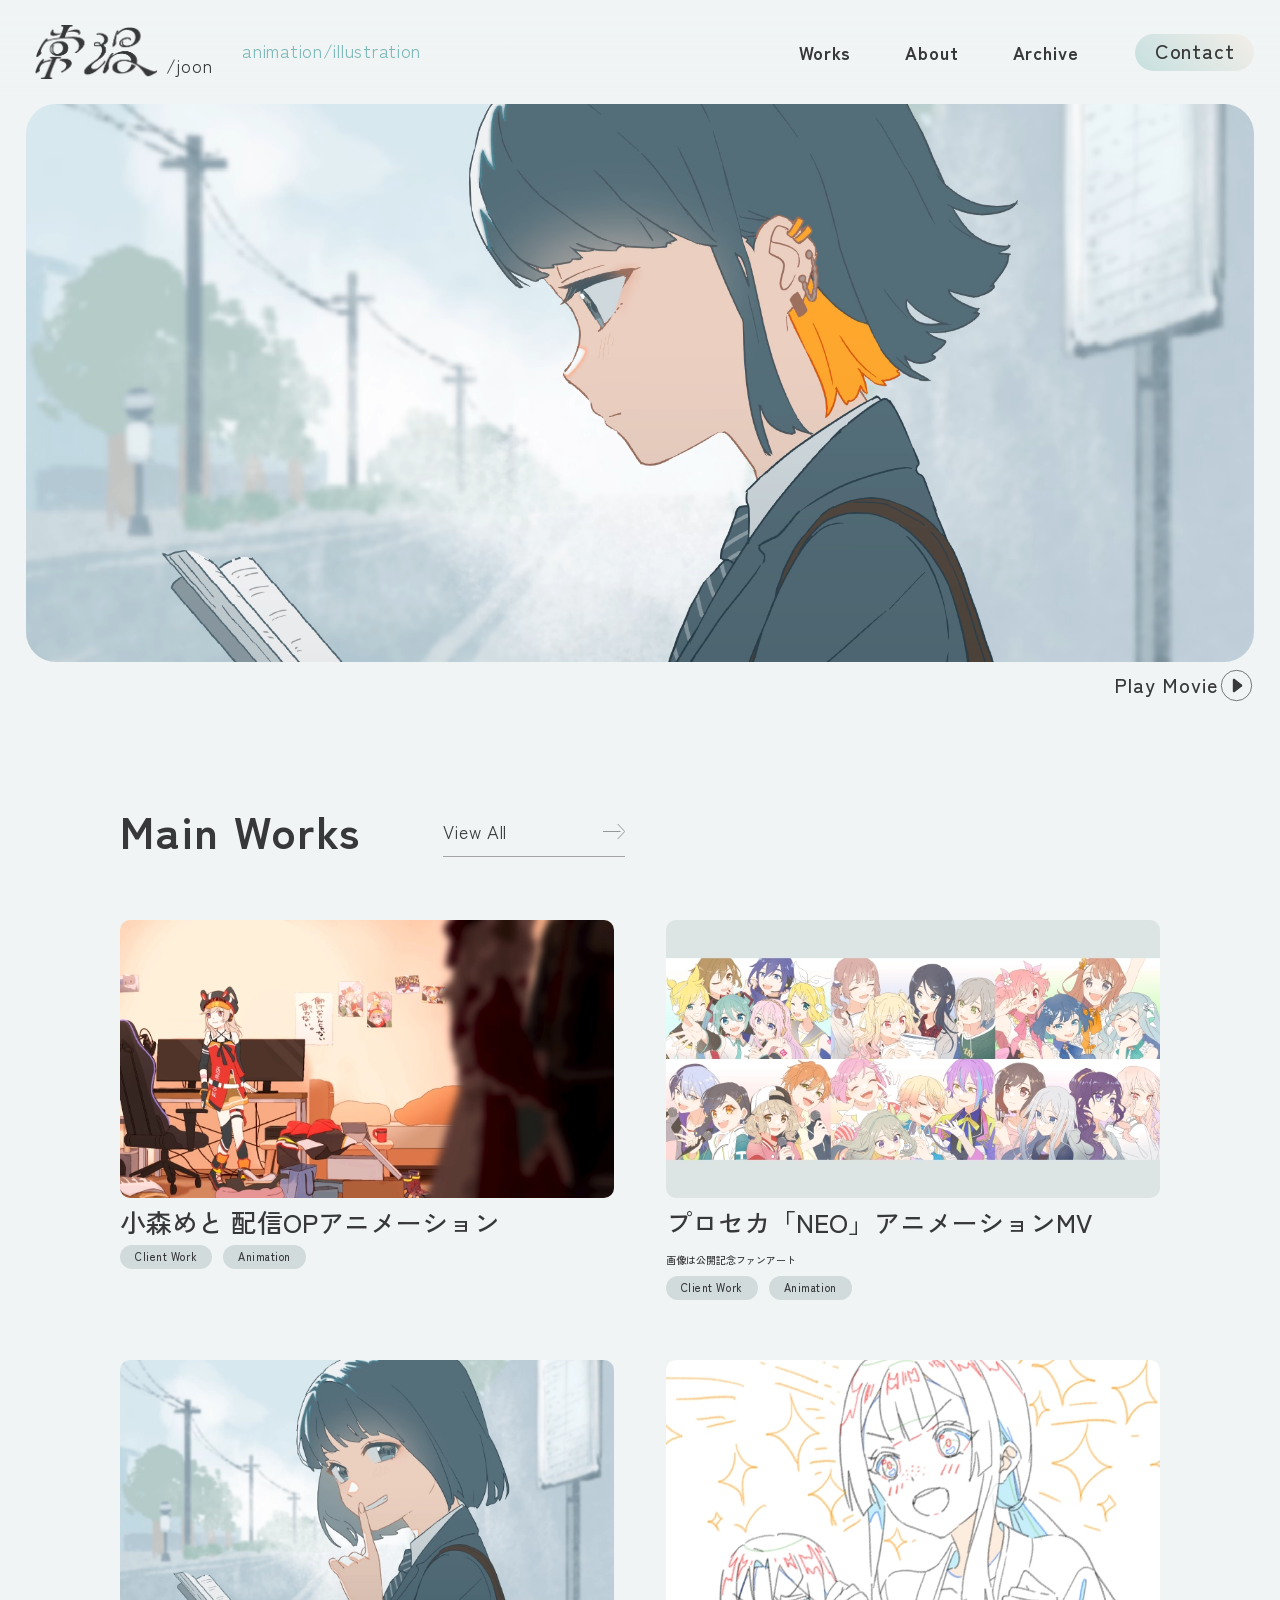
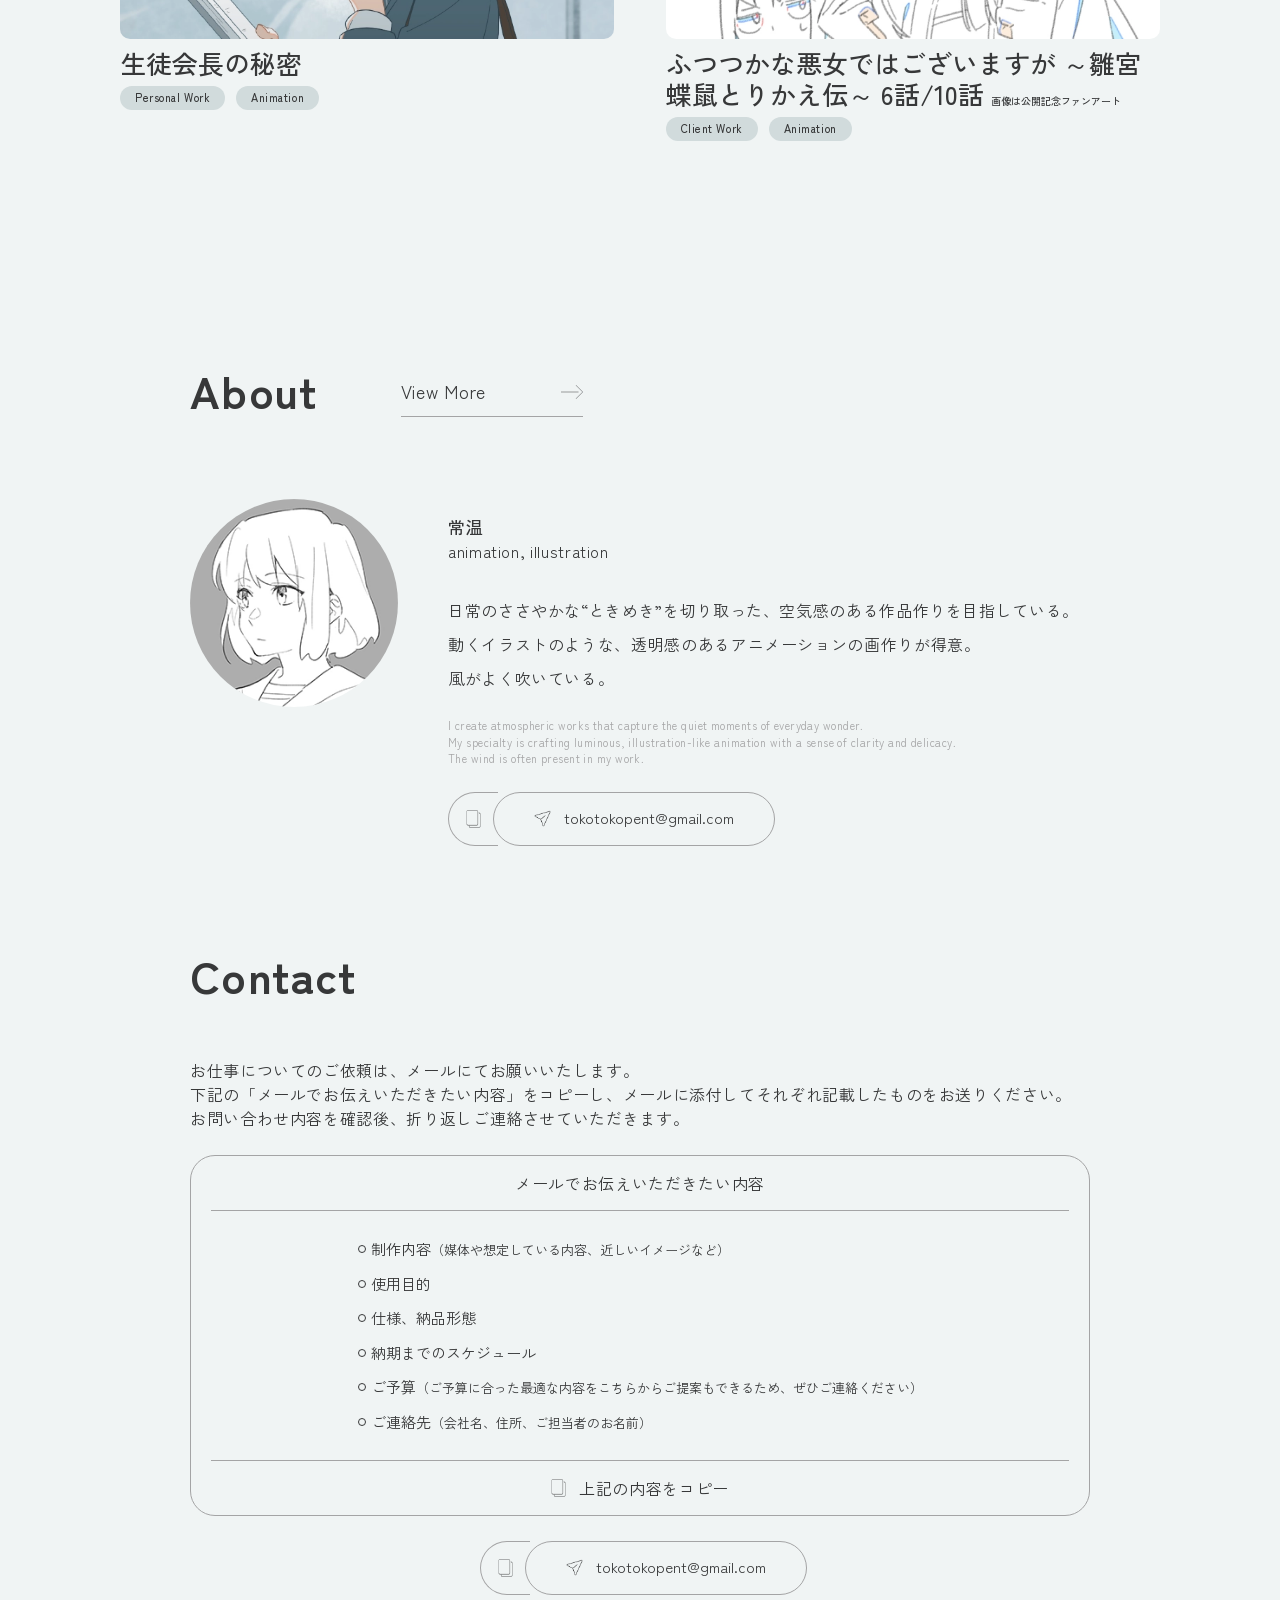
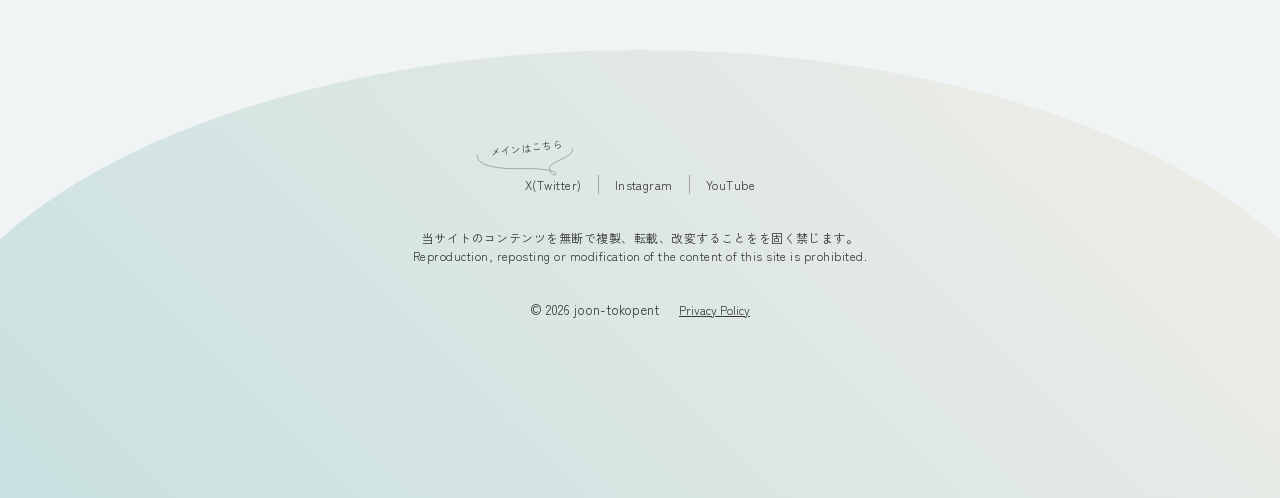
<file: index.html>
<!doctype html>
<html lang="ja">
    <head prefix="og: https://ogp.me/ns#">
        <meta charset="UTF-8">
        <title>常温/joon portfolio</title>
        

        <meta name="description" content=“アニメーション作家、イラストレーター常温のポートフォリオサイトです。動くイラストのような、透明感のあるアニメーションの画作りが得意です。”>
        <meta name="viewport" content="width=device-width, initial-scale=1">
        <link rel="canonical" href="https://joon-tokopent.com/">

        <meta property="og:url" content="https://joon-tokopent.com/">
        <meta property="og:type" content="website">
        <meta property="og:title" content="常温/joon portfolio">
        <meta property="og:description" content="アニメーション作家、イラストレーター常温のポートフォリオサイトです。動くイラストのような、透明感のあるアニメーションの画作りが得意です。">
        <meta property="og:site_name" content="常温/joon portfolio">
        <meta property="og:image" content="https://joon-tokopent.com/images/00_template/ogp.jpg">
        <meta property="og:image:width" content="1200">
        <meta property="og:image:height" content="630">
        <meta property="og:image:type" content="image/jpeg">
        <meta property="og:locale" content="ja_JP">

        <meta name="twitter:card" content="summary_large_image">
        <meta name="twitter:site" content="@tokopent">

        <!-- Google tag (gtag.js) -->
        <script async src="https://www.googletagmanager.com/gtag/js?id=G-SH19SS136K"></script>
        <script>
        window.dataLayer = window.dataLayer || [];
        function gtag(){dataLayer.push(arguments);}
        gtag('js', new Date());

        gtag('config', 'G-SH19SS136K');
        </script>

        <!--ファビコン-->
        <link rel="icon" type="image/png" sizes="48x48" href="images/00_template/favicon.png">
        <link rel="icon" type="image/svg+xml" href="images/00_template/favion.svg">
        <link rel="apple-touch-icon" sizes="180x180" href="images/00_template/apple-touch-icon.png">

        <!--Googleフォント-->
        <link rel="preconnect" href="https://fonts.googleapis.com">
        <link rel="preconnect" href="https://fonts.gstatic.com" crossorigin>
        <link href="https://fonts.googleapis.com/css2?family=Zen+Kaku+Gothic+New:wght@300;400;500;600&display=swap" rel="stylesheet">

        <!--CSS-->
        <link rel="stylesheet" href="css/style_all.css">
        <link rel="stylesheet" href="css/style_top_main.css">
        <link rel="stylesheet" href="css/style_works.css">
        <link rel="stylesheet" href="css/style_about.css">
    </head>

    <body ontouchstart="">
        <div class="wrapper">
        <header class="header">
            <nav class="header_nav_sp sp_only" id="js-nav">
                <button class="header_close sp_only" id="js-hamburgerC">
                    <div class="close_line"></div>
                </button>
                <a href="/" class="main_logo sp_only">
                    <figure>
                        <img src="images/00_template/logo.png" alt="ロゴ">
                    </figure>
                    <p>/joon</p>
                </a>
                
                <div class="nav_txtGroup">
                    <ul class="nav_list">
                        <li><a href="/">Top</a></li>
                        <li><a href="/works">Works</a></li>
                        <li><a href="/about">About</a></li>
                        <li><a href="/about#Archive" id="js-nav_Archive">Archive</a></li>
                        <li>
                            <div class="Kvideo_wrapper Kvideo_wrapperSP">
                                <a href="/e2Bhj4cyZ4">
                                    <video class="Kvideo-2SP" muted playsinline preload="auto" loop>
                                    <source src="images/00_template/ka_btn2.webm" type="video/webm">
                                    </video>
                                </a>
                                <video class="Kvideo-1SP" muted playsinline preload="auto">
                                    <source src="images/00_template/ka_btn1.webm" type="video/webm">
                                </video>
                            </div> 
                        </li>
                    </ul>
                    <ul class="nav_sns">
                        <li><a href="https://x.com/tokopent">X(Twitter)</a></li>
                        <li><a href="https://www.instagram.com/joon_tokopent">Instagram</a></li>
                        <li><a href="https://www.youtube.com/@joon_tokopent">YouTube</a></li>
                    </ul>
                    <small class="sp_only">&copy; 2026 joon-tokopent</small>
                </div>
                
            </nav>
            
            <div class="bg_wrap">
            <div class="border_wrap">
            <div class="border_container">
                <h1 class="logo">
                    <a href="/" class="main_logo">
                        <figure>
                            <img src="images/00_template/logo.png" alt="ロゴ">
                        </figure>
                        <p>/joon</p>
                    </a>
                </h1>
                <p class="top_jobname">animation/illustration</p>
                <nav class="header_nav">
                    <ul class="nav_list">
                        <li>
                            <div class="Kvideo_wrapper">
                                <a href="/e2Bhj4cyZ4">
                                    <video class="Kvideo-2PC" muted playsinline preload="auto" loop>
                                    <source src="images/00_template/ka_btn2_pc.webm" type="video/webm">
                                    </video>
                                </a>
                                <video class="Kvideo-1PC" muted playsinline preload="auto">
                                    <source src="images/00_template/ka_btn1_pc.webm" type="video/webm">
                                </video>
                            </div>                      
                        </li>                        
                        <li id="js-KbtnPC"><a href="/works">Works</a></li>
                        <li><a href="/about">About</a></li>
                        <li><a href="/about#Archive">Archive</a></li>
                    </ul>                    
                </nav>
                
                <a href="/#Contact" class="contact_btn">Contact</a>
                <button class="header_hamburger" id="js-hamburger">
                    <div class="header_hamb_line"></div>
                </button>
                <div class="nav_cover sp_only" id="js-cover"></div>
                
            </div>
            </div>
            </div>
        </header>   

        <main>
            <div id="js-loading">
                <figure>
                    <img src="images/00_template/logo.png" alt="ロゴ">
                </figure>
            </div>
            <section id="topMovie">
                <figure>
                    <video muted loop playsinline autoplay preload="auto" poster="images/01_top/mov_top_cover.jpg">
                        <source src="images/01_top/mov_top_pc.webm" type="video/webm" media="(min-width: 500px)"> 
                        <source src="images/01_top/mov_top_sp.webm" type="video/webm"> 
                        ※Your browser does not support the video tag.
                    </video>
                </figure>

                <div class="movie-dialog">
                    <button class="header_close" id="js-play_movC">
                        <div class="close_line"></div>
                    </button>
                    
                    <div class="movie-container">
                        <div id="targetPlayer" class="movie-iframe-container"></div>
                    </div>
                </div>
                <div class="movie-dialog-background"></div>

                <div class="play_mov">
                    <div id="movie-trigger" >
                        <p>Play Movie</p>
                        <svg xmlns="http://www.w3.org/2000/svg" version="1.1" viewBox="0 0 23.59 23.59">
                            <circle class="txtC_line" cx="11.79" cy="11.79" r="11.54"/>
                            <path class="txtC_fill" d="M10.44,6.79l5.42,4.31c.44.35.44,1.03,0,1.38l-5.42,4.31c-.58.46-1.43.05-1.43-.69V7.48c0-.74.85-1.15,1.43-.69Z"/>
                        </svg>
                    </div>
                </div>

            </section>
            
            <section id="Works">
                <div class="main-wrapper">
                    <div class="h2_wrapper">
                        <h2>Main Works</h2>
                        <div class="page_link sp_only">
                            <a href="/works">
                                <p>View All</p>
                                <figure>
                                    <img src="images/00_template/arrow.svg" alt="矢印">
                                </figure>
                            </a>
                        </div>                       
                    </div>
                    
                    <div class="WModal">
                        <div class="WCbutton_wrapper">
                            <button class="header_close" id="js-WmodalC">
                                <div class="close_line"></div>
                            </button>
                        </div>
                        <div class="WModal_wrap">
                            <h3 class="WModal_title">作品名</h3>
                            <div class="WModal_mainMedia"></div>
                            <div class="WModal_tag_items tag_items"></div>
                            <div class="flex_wrapper">
                                <div>
                                    <p class="WModal_txt">説明文</p>
                                    <div class="WModal_note">clientなど</div>
                                <p class="WModal_note_year">20xx</p>
                                </div>
                                <div>
                                    <div class="WModal_subImgs"></div>
                                </div>
                            </div>
                        </div>
                    </div>
                    <!-- <div class="WModal_cover"></div> -->

                    <div class="works_items">
                        <article class="works_item" data-tags="ClientWork Animation">
                            <div class="WModal_trigger" data-key="10">
                                <figure>
                                    <img src="images/02_works/01_smn/smn_010.webp" alt="サムネイル画像">
                                </figure>
                                <h3>小森めと 配信OPアニメーション</h3>
                            </div>
                            <div class="tag_items">
                                <a href="/works?tag=ClientWork">Client Work</a>
                                <a href="/works?tag=Animation">Animation</a>
                            </div>        
                        </article>

                        <article class="works_item" data-tags="ClientWork Animation">
                            <div class="WModal_trigger" data-key="15">
                                <figure>
                                    <img src="images/02_works/01_smn/smn_015.webp" alt="サムネイル画像">
                                </figure>
                                <h3>プロセカ「NEO」アニメーションMV <span>画像は公開記念ファンアート</span></h3>
                            </div>
                            <div class="tag_items">
                                <a href="/works?tag=ClientWork">Client Work</a>
                                <a href="/works?tag=Animation">Animation</a>
                            </div>        
                        </article>

                        <article class="works_item" data-tags="PersonalWork Animation">
                            <div class="WModal_trigger" data-key="3">
                                <figure>
                                    <img src="images/02_works/01_smn/smn_003.webp" alt="サムネイル画像">
                                </figure>
                                <h3>生徒会長の秘密</h3>
                            </div>
                            <div class="tag_items">
                                <a href="/works?tag=PersonalWork">Personal Work</a>
                                <a href="/works?tag=Animation">Animation</a>
                            </div>         
                        </article>

                        <article class="works_item" data-tags="ClientWork Animation">
                            <div class="WModal_trigger" data-key="25">
                                <figure>
                                    <img src="images/02_works/01_smn/smn_025.webp" alt="サムネイル画像">
                                </figure>
                                <h3>ふつつかな悪女ではございますが ～雛宮蝶鼠とりかえ伝～ 6話/10話 <span>画像は公開記念ファンアート</span></h3>
                            </div>
                            <div class="tag_items">
                                <a href="/works?tag=ClientWork">Client Work</a>
                                <a href="/works?tag=Animation">Animation</a>
                            </div>        
                        </article>
                        
                        
                    </div>
                    <div class="page_link sp_only">
                        <a href="/works">
                            <p>View All</p>
                            <figure>
                                <img src="images/00_template/arrow.svg" alt="矢印">
                            </figure>
                        </a>
                    </div>
                </div>

            </section>
            <section id="About">
                <div class="main-wrapper main-wrapper-mid">
                    <div class="h2_wrapper">
                        <h2>About</h2>
                        <div class="page_link sp_only">
                            <a href="/about">
                                <p>View More</p>
                                <figure>
                                    <img src="images/00_template/arrow.svg" alt="矢印">
                                </figure>
                            </a>
                        </div>                       
                    </div>
                    
                    <div class="about_gridContainer">
                        <figure>
                            <img class="about_prof" src="images/00_template/profile.webp" alt="プロフィール画像">
                        </figure>
                        <dl class="name">
                            <dt>常温</dt>
                            <dd>animation, illustration</dd>
                        </dl>
                        <div class="about_txt">
                            <p>日常のささやかな“ときめき”を切り取った、空気感のある作品作りを目指している。</p>
                            <p>動くイラストのような、透明感のあるアニメーションの画作りが得意。</p>
                            <p>風がよく吹いている。</p>
                        </div>
                        <div class="about_Etxt">
                            <p>I create atmospheric works that capture the quiet moments of everyday wonder.</p>
                            <p>My specialty is crafting luminous, illustration-like animation with a sense of clarity and delicacy.</p>
                            <p>The wind is often present in my work.</p>
                        </div>
                        
                        <div class="mailCS_btn">
                            <button type="button" class="copy_btn">
                                <figure>
                                    <img src="images/01_top/copy.png">
                                </figure>
                            </button>
                            <a href="mailto:tokotokopent@gmail.com">tokotokopent@gmail.com</a>
                        </div>                    
                    </div>
                    <div class="page_link sp_only">
                        <a href="/about">
                            <p>View More</p>
                            <figure>
                                <img src="images/00_template/arrow.svg" alt="矢印">
                            </figure>
                        </a>
                    </div>

                </div>
            </section>
            <section id="Contact">
                <div class="main-wrapper main-wrapper-mid">
                    <div class="h2_wrapper">
                        <h2>Contact</h2>                     
                    </div>
                    <p>お仕事についてのご依頼は、メールにてお願いいたします。</p>
                    <p>下記の「メールでお伝えいただきたい内容」をコピーし、メールに添付してそれぞれ記載したものをお送りください。</p>
                    <p>お問い合わせ内容を確認後、折り返しご連絡させていただきます。</p>
                    <div class="contact_list">
                        <p class="contact_list_title align-center">
                            メールでお伝えいただきたい内容
                        </p>
                        <ul>
                            <li><div>制作内容<span>（媒体や想定している内容、近しいイメージなど）</span></div></li>
                            <li>使用目的</li>
                            <li>仕様、納品形態</li>
                            <li>納期までのスケジュール</li>
                            <li><div>ご予算<span>（ご予算に合った最適な内容をこちらからご提案もできるため、ぜひご連絡ください）</span></div></li>
                            <li><div>ご連絡先<span>（会社名、住所、ご担当者のお名前）</span></div></li>
                        </ul>
                        <div class="contact_list_copy">
                            <figure>
                                <img src="images/01_top/copy.png">
                            </figure>
                            <p>上記の内容をコピー</p>
                        </div>
                    </div>
                    <div class="mailCS_btn">
                        <button type="button" class="copy_btn">
                            <figure>
                                <img src="images/01_top/copy.png">
                            </figure>
                        </button>
                        <a href="mailto:tokotokopent@gmail.com">tokotokopent@gmail.com</a>
                    </div> 
                </div>
            </section>
            <div class="copyModal_wrapper"><div id="js-copy-txt" class="copyModal"></div></div>
        </main>

        <footer class="footer">
            <div class="footer_txt">
                <p>メインはこちら</p>
                <svg xmlns="http://www.w3.org/2000/svg" version="1.1" viewBox="0 0 96.05 27.56">
                <path class="footer_hukidashi" d="M.84.25C-3.72,7.2,19.63,13.12,22.71,18.14s-5.24,11.85-5.7,8.09,13.08-5.91,37.09-5.57,42.95-3.44,41.64-13.91"/>
                </svg>
            </div>
            <ul class="footer_sns">
                <li><a href="https://x.com/tokopent" target="_blank">X(Twitter)</a></li>
                <li><a href="https://www.instagram.com/joon_tokopent" target="_blank">Instagram</a></li>
                <li><a href="https://www.youtube.com/@joon_tokopent" target="_blank">YouTube</a></li>
            </ul>
            <div class="footer_copy">
                <p>当サイトのコンテンツを無断で複製、転載、改変することをを固く禁じます。</p>
                <p>Reproduction, reposting or modification of the content of this site is prohibited.</p>
            </div>
            <div class="copy_wrapper">
                <small>&copy; 2026 joon-tokopent</small>
                <a href="/privacy">Privacy Policy</a>
            </div>
            
            
        </footer>
        </div>
        <!--スクリプト-->
        <script src="javascript/script_all.js"></script>
        <script src="javascript/script_top.js"></script>
        <script src="javascript/script_Wmodal.js"></script>
    </body>
</html>
</file>
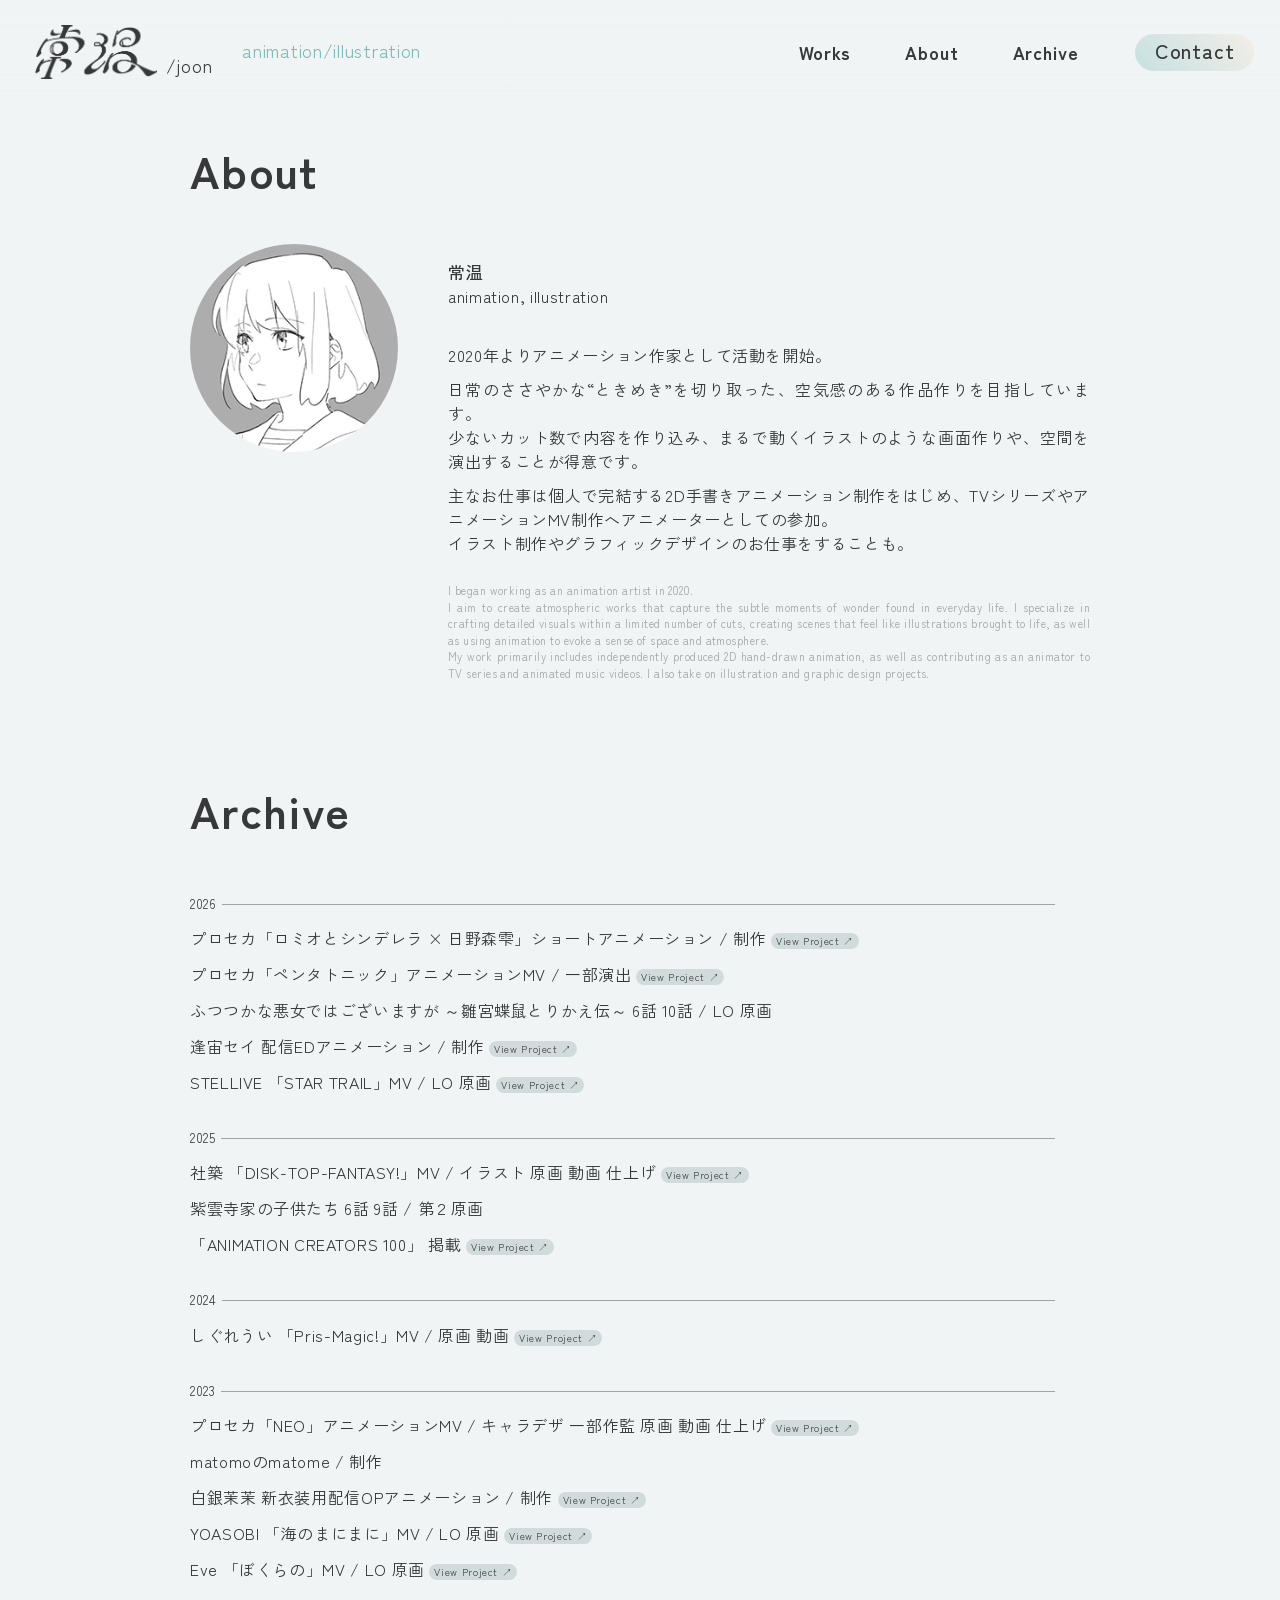
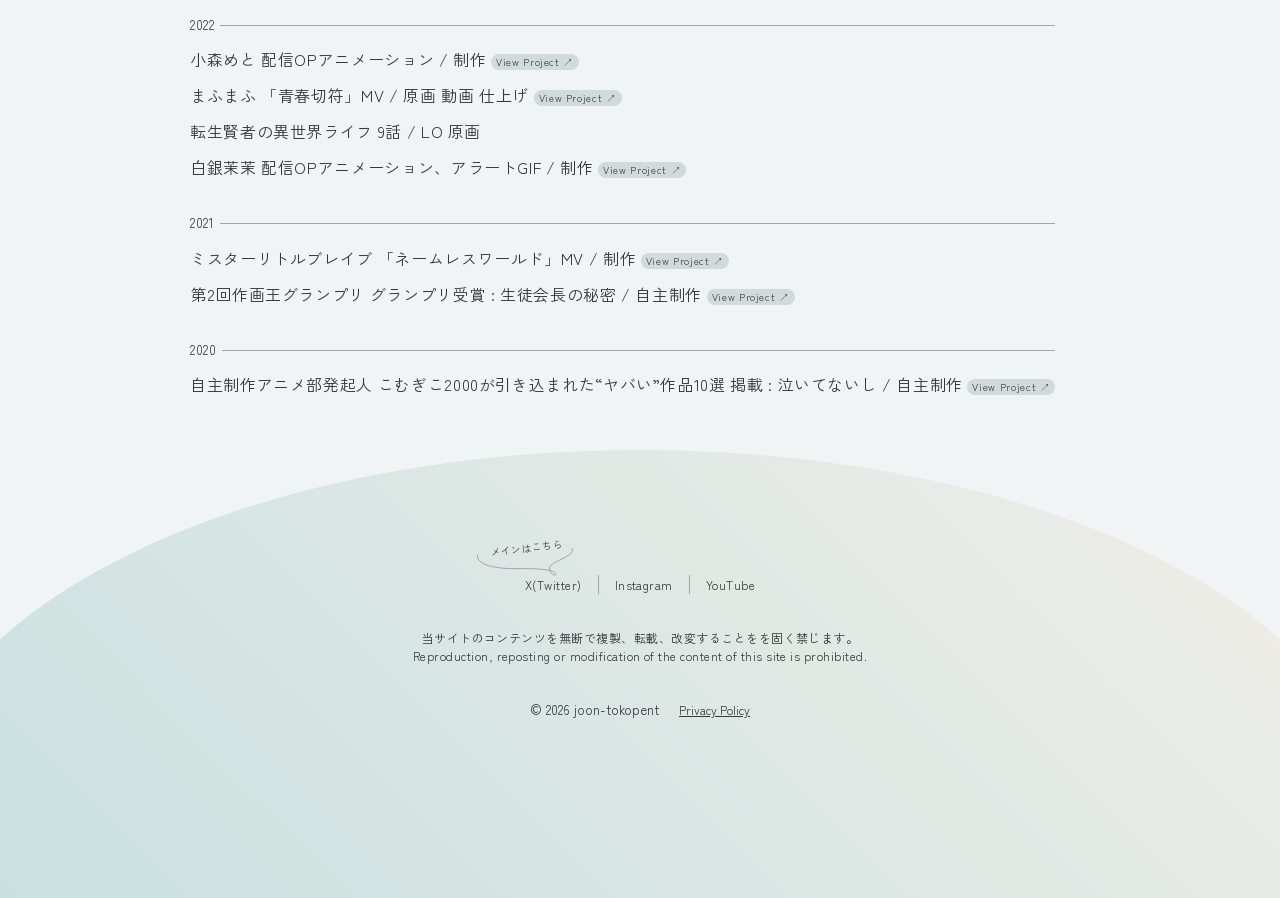
<file: about.html>
<!doctype html>
<html lang="ja">
    <head prefix="og: https://ogp.me/ns#">
        <meta charset="UTF-8">
        <title>About / 常温 joon</title>
        
        
        <meta name="description" content="常温について。お仕事歴や受賞歴、掲載歴などについてご紹介します。">
        <link rel="canonical" href="https://joon-tokopent.com/works">
        <meta name="viewport" content="width=device-width, initial-scale=1">

        <meta property="og:url" content="https://joon-tokopent.com/">
        <meta property="og:type" content="article">
        <meta property="og:title" content="About - 常温/joon portfolio">
        <meta property="og:description" content="常温について。お仕事歴や受賞歴、掲載歴などについてご紹介します。">
        <meta property="og:site_name" content="常温/joon portfolio">
        <meta property="og:image" content="https://joon-tokopent.com/images/00_template/ogp.jpg">
        <meta property="og:image:width" content="1200">
        <meta property="og:image:height" content="630">
        <meta property="og:image:type" content="image/jpeg">
        <meta property="og:locale" content="ja_JP">

        <meta name="twitter:card" content="summary_large_image">
        <meta name="twitter:site" content="@tokopent">

        <!-- Google tag (gtag.js) -->
        <script async src="https://www.googletagmanager.com/gtag/js?id=G-SH19SS136K"></script>
        <script>
        window.dataLayer = window.dataLayer || [];
        function gtag(){dataLayer.push(arguments);}
        gtag('js', new Date());

        gtag('config', 'G-SH19SS136K');
        </script>

        <!--ファビコン-->
        <link rel="icon" type="image/png" sizes="48x48" href="images/00_template/favicon.png">
        <link rel="icon" type="image/svg+xml" href="images/00_template/favion.svg">
        <link rel="apple-touch-icon" sizes="180x180" href="images/00_template/apple-touch-icon.png">

        <!--Googleフォント-->
        <link rel="preconnect" href="https://fonts.googleapis.com">
        <link rel="preconnect" href="https://fonts.gstatic.com" crossorigin>
        <link href="https://fonts.googleapis.com/css2?family=Zen+Kaku+Gothic+New:wght@300;400;500;600&display=swap" rel="stylesheet">

        <!--CSS-->
        <link rel="stylesheet" href="css/style_all.css">
        <link rel="stylesheet" href="css/style_about.css">
    </head>

    <body ontouchstart="">
        <div class="wrapper">
        <header class="header">
            <nav class="header_nav_sp sp_only" id="js-nav">
                <button class="header_close sp_only" id="js-hamburgerC">
                    <div class="close_line"></div>
                </button>
                <a href="/" class="main_logo sp_only">
                    <figure>
                        <img src="images/00_template/logo.png" alt="ロゴ">
                    </figure>
                    <p>/joon</p>
                </a>
                
                <div class="nav_txtGroup">
                    <ul class="nav_list">
                        <li><a href="/">Top</a></li>
                        <li><a href="/works">Works</a></li>
                        <li><a href="/about">About</a></li>
                        <li><a href="/about#Archive" id="js-nav_Archive">Archive</a></li>
                        <li>
                            <div class="Kvideo_wrapper Kvideo_wrapperSP">
                                <a href="/e2Bhj4cyZ4">
                                    <video class="Kvideo-2SP" muted playsinline preload="auto" loop>
                                    <source src="images/00_template/ka_btn2.webm" type="video/webm">
                                    </video>
                                </a>
                                <video class="Kvideo-1SP" muted playsinline preload="auto">
                                    <source src="images/00_template/ka_btn1.webm" type="video/webm">
                                </video>
                            </div> 
                        </li>
                    </ul>
                    <ul class="nav_sns">
                        <li><a href="https://x.com/tokopent">X(Twitter)</a></li>
                        <li><a href="https://www.instagram.com/joon_tokopent">Instagram</a></li>
                        <li><a href="https://www.youtube.com/@joon_tokopent">YouTube</a></li>
                    </ul>
                    <small class="sp_only">&copy; 2026 joon-tokopent</small>
                </div>
                
            </nav>
            
            <div class="bg_wrap">
            <div class="border_wrap">
            <div class="border_container">
                <h1 class="logo">
                    <a href="/" class="main_logo">
                        <figure>
                            <img src="images/00_template/logo.png" alt="ロゴ">
                        </figure>
                        <p>/joon</p>
                    </a>
                </h1>
                <p class="top_jobname">animation/illustration</p>
                <nav class="header_nav">
                    <ul class="nav_list">
                        <li>
                            <div class="Kvideo_wrapper">
                                <a href="/e2Bhj4cyZ4">
                                    <video class="Kvideo-2PC" muted playsinline preload="auto" loop>
                                    <source src="images/00_template/ka_btn2_pc.webm" type="video/webm">
                                    </video>
                                </a>
                                <video class="Kvideo-1PC" muted playsinline preload="auto">
                                    <source src="images/00_template/ka_btn1_pc.webm" type="video/webm">
                                </video>
                            </div>                      
                        </li>                        
                        <li id="js-KbtnPC"><a href="/works">Works</a></li>
                        <li><a href="/about">About</a></li>
                        <li><a href="/about#Archive">Archive</a></li>
                    </ul>                    
                </nav>
                
                <a href="/#Contact" class="contact_btn">Contact</a>
                <button class="header_hamburger" id="js-hamburger">
                    <div class="header_hamb_line"></div>
                </button>
                <div class="nav_cover sp_only" id="js-cover"></div>
                
            </div>
            </div>
            </div>
        </header>

        <main>  
            <div class="about_page">     
            <section id="About">
                <div class="main-wrapper main-wrapper-mid">
                    <div class="h2_wrapper">
                        <h2>About</h2>
                    </div>
                    
                    <div class="about_gridContainer">
                        <figure>
                            <img class="about_prof" src="images/00_template/profile.webp" alt="プロフィール画像">
                        </figure>
                        <dl class="name">
                            <dt>常温</dt>
                            <dd>animation, illustration</dd>
                        </dl>
                        <div class="about_txt">
                            <p>2020年よりアニメーション作家として活動を開始。</p>
                            <p>日常のささやかな“ときめき”を切り取った、空気感のある作品作りを目指しています。<br>少ないカット数で内容を作り込み、まるで動くイラストのような画面作りや、空間を演出することが得意です。</p>
                            <p>主なお仕事は個人で完結する2D手書きアニメーション制作をはじめ、TVシリーズやアニメーションMV制作へアニメーターとしての参加。<br>イラスト制作やグラフィックデザインのお仕事をすることも。</p>
                        </div>
                        <div class="about_Etxt">
                            <p>I began working as an animation artist in 2020.</p>
                            <p>I aim to create atmospheric works that capture the subtle moments of wonder found in everyday life. I specialize in crafting detailed visuals within a limited number of cuts, creating scenes that feel like illustrations brought to life, as well as using animation to evoke a sense of space and atmosphere.</p>
                            <p>My work primarily includes independently produced 2D hand-drawn animation, as well as contributing as an animator to TV series and animated music videos. I also take on illustration and graphic design projects.</p>
                        </div>                    
                    </div>
                </div>
            </section>
            <section id="Archive">
                <div class="main-wrapper main-wrapper-mid">
                    <div class="h2_wrapper">
                        <h2>Archive</h2>
                    </div>
                    <dl class="archive_list">
                        <dt>2026</dt>
                        <dd>プロセカ「ロミオとシンデレラ × 日野森雫」ショートアニメーション / 制作 <a href="https://youtube.com/shorts/DO9J4csXO_U?si=GrAQTYFsIP_YLu8i" target="_blank" class="tag">View Project ↗︎</a></dd>
                        <dd>プロセカ「ペンタトニック」アニメーションMV / 一部演出 <a href="https://youtu.be/H4d7PeX6NoM?si=GhbhU89vMUQdb-D7" target="_blank" class="tag">View Project ↗︎</a></dd>
                        <dd>ふつつかな悪女ではございますが ～雛宮蝶鼠とりかえ伝～ 6話 10話 / LO 原画</dd>
                        <dd>逢宙セイ 配信EDアニメーション / 制作 <a href="https://youtu.be/pV4q8LEk-YI?si=U-9HQRPtLVnEbki9" target="_blank" class="tag">View Project ↗︎</a></dd>
                        <dd>STELLIVE 「STAR TRAIL」MV / LO 原画 <a href="https://youtu.be/v094-E3Pmtk?si=NNLgsfle0yojsJks" target="_blank" class="tag">View Project ↗︎</a></dd>
                        <dt>2025</dt>
                        <dd>社築 「DISK-TOP-FANTASY!」MV / イラスト 原画 動画 仕上げ <a href="https://youtu.be/zkZTNp6PdWo?si=JR8wHRgBSB7YjhlW" target="_blank" class="tag">View Project ↗︎</a></dd>
                        <dd>紫雲寺家の子供たち 6話 9話 / 第２原画</dd>
                        <dd>「ANIMATION CREATORS 100」 掲載 <a href="https://www.gei-shin.co.jp/books/books-7659/" target="_blank" class="tag">View Project ↗︎</a></dd>
                        <dt>2024</dt>
                        <dd>しぐれうい 「Pris-Magic!」MV / 原画 動画 <a href="https://youtu.be/uCuSX3Y004E?si=-bFv_alLZJV6qQ1J" target="_blank" class="tag">View Project ↗︎</a></dd>
                        <dt>2023</dt>
                        <dd>プロセカ「NEO」アニメーションMV / キャラデザ 一部作監 原画 動画 仕上げ <a href="https://youtu.be/zw0JHV7nrUg?si=4F9aJ1wk7yn0DJIy" target="_blank" class="tag">View Project ↗︎</a></dd>
                        <dd>matomoのmatome / 制作</dd>
                        <dd>白銀茉茉 新衣装用配信OPアニメーション / 制作 <a href="https://youtu.be/A0zuDotMi74?si=oEeUyfGojgKNypsB" target="_blank" class="tag">View Project ↗︎</a></dd>
                        <dd>YOASOBI 「海のまにまに」MV / LO 原画 <a href="https://youtu.be/7G0ovtPqHnI?si=yyibTFFOSY9PG_0d" target="_blank" class="tag">View Project ↗︎</a></dd>
                        <dd>Eve 「ぼくらの」MV / LO 原画 <a href="https://youtu.be/exOi_zsOHwM?si=p-BQZkZjpz5bH1no" target="_blank" class="tag">View Project ↗︎</a></dd>
                        <dt>2022</dt>
                        <dd>小森めと 配信OPアニメーション / 制作 <a href="https://youtu.be/oaQpc12uzqY?si=eFCsIFdKEk-8LZNB" target="_blank" class="tag">View Project ↗︎</a></dd>
                        <dd>まふまふ 「青春切符」MV / 原画 動画 仕上げ <a href="https://youtu.be/R1oGwmHYnUQ?si=uRiCGXUA5yFihSZa" target="_blank" class="tag">View Project ↗︎</a></dd>
                        <dd>転生賢者の異世界ライフ 9話 / LO 原画</dd>
                        <dd>白銀茉茉 配信OPアニメーション、アラートGIF / 制作 <a href="https://youtu.be/gQBh1IJGwzA?si=FA3S1IW2Y1tcFY32" target="_blank" class="tag">View Project ↗︎</a></dd>
                        <dt>2021</dt>
                        <dd>ミスターリトルブレイブ 「ネームレスワールド」MV / 制作 <a href="https://youtu.be/UjEyj9rBuSY?si=DJPdx43MMJLlqooJ" target="_blank" class="tag">View Project ↗︎</a></dd>
                        <dd>第2回作画王グランプリ グランプリ受賞 : 生徒会長の秘密 / 自主制作 <a href="https://youtu.be/trCSr-qjujw?si=6aYk51t1Bii7yDsh" target="_blank" class="tag">View Project ↗︎</a></dd>
                        <dt>2020</dt>
                        <dd>自主制作アニメ部発起人 こむぎこ2000が引き込まれた“ヤバい”作品10選 掲載 : 泣いてないし / 自主制作 <a href="https://kai-you.net/article/78173" target="_blank" class="tag">View Project ↗︎</a></dd>
                    </dl>
                </div>
            </section>
            </div>     
        </main>

        <footer class="footer">
            <div class="footer_txt">
                <p>メインはこちら</p>
                <svg xmlns="http://www.w3.org/2000/svg" version="1.1" viewBox="0 0 96.05 27.56">
                <path class="footer_hukidashi" d="M.84.25C-3.72,7.2,19.63,13.12,22.71,18.14s-5.24,11.85-5.7,8.09,13.08-5.91,37.09-5.57,42.95-3.44,41.64-13.91"/>
                </svg>
            </div>
            <ul class="footer_sns">
                <li><a href="https://x.com/tokopent" target="_blank">X(Twitter)</a></li>
                <li><a href="https://www.instagram.com/joon_tokopent" target="_blank">Instagram</a></li>
                <li><a href="https://www.youtube.com/@joon_tokopent" target="_blank">YouTube</a></li>
            </ul>
            <div class="footer_copy">
                <p>当サイトのコンテンツを無断で複製、転載、改変することをを固く禁じます。</p>
                <p>Reproduction, reposting or modification of the content of this site is prohibited.</p>
            </div>
            <div class="copy_wrapper">
                <small>&copy; 2026 joon-tokopent</small>
                <a href="/privacy">Privacy Policy</a>
            </div>
            
            
        </footer>
        </div>
        <!--スクリプト-->
        <script src="javascript/script_all.js"></script>
    </body>
</html>
</file>
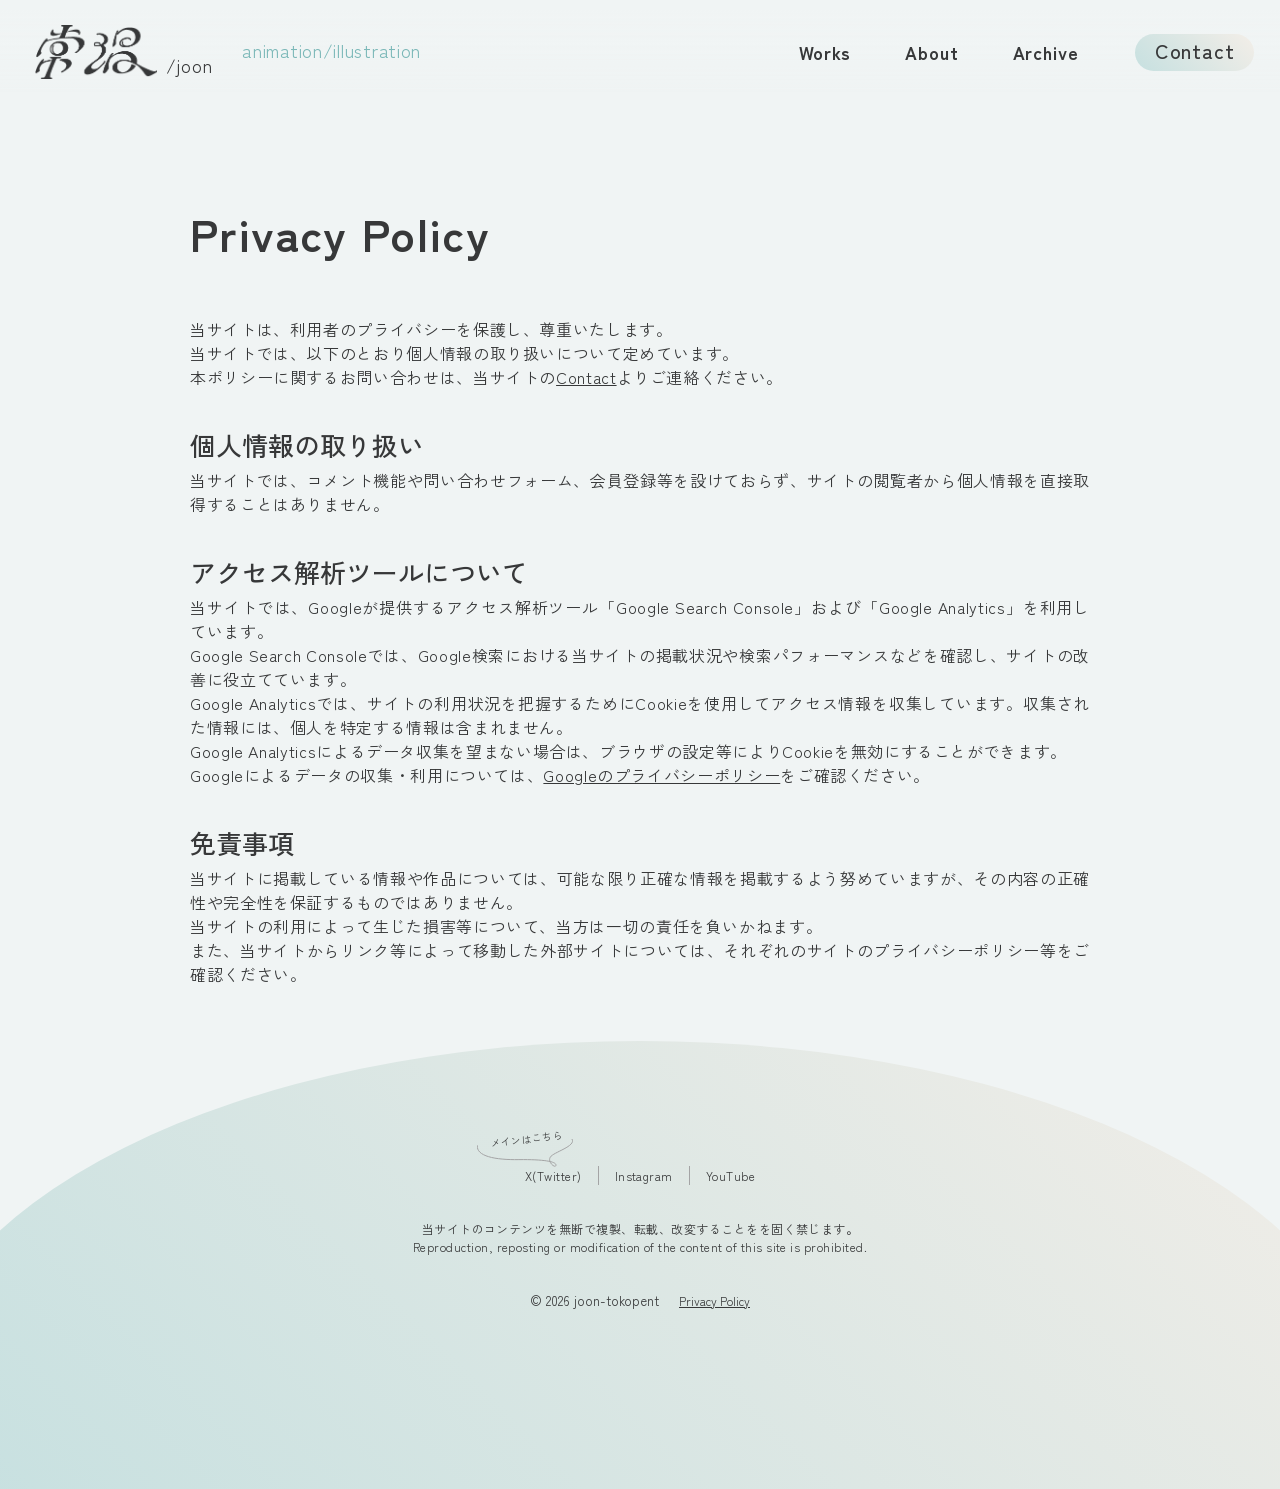
<file: privacy.html>
<!doctype html>
<html lang="ja">
    <head prefix="og: https://ogp.me/ns#">
        <meta charset="UTF-8">
        <title>Privacy Policy / 常温 joon</title>
        
        <meta name="description" content="このWebサイトのプライバシーポリシーを掲載しております。">
        <link rel="canonical" href="https://joon-tokopent.com/privacy">
        <meta name="viewport" content="width=device-width, initial-scale=1">

        <meta property="og:url" content="https://joon-tokopent.com/">
        <meta property="og:type" content="article">
        <meta property="og:title" content="About - 常温/joon portfolio">
        <meta property="og:description" content="このWebサイトのプライバシーポリシーを掲載しております。">
        <meta property="og:site_name" content="常温/joon portfolio">
        <meta property="og:image" content="https://joon-tokopent.com/images/00_template/ogp.jpg">
        <meta property="og:image:width" content="1200">
        <meta property="og:image:height" content="630">
        <meta property="og:image:type" content="image/jpeg">
        <meta property="og:locale" content="ja_JP">

        <meta name="twitter:card" content="summary_large_image">
        <meta name="twitter:site" content="@tokopent">

        <!-- Google tag (gtag.js) -->
        <script async src="https://www.googletagmanager.com/gtag/js?id=G-SH19SS136K"></script>
        <script>
        window.dataLayer = window.dataLayer || [];
        function gtag(){dataLayer.push(arguments);}
        gtag('js', new Date());

        gtag('config', 'G-SH19SS136K');
        </script>

        <!--ファビコン-->
        <link rel="icon" type="image/png" sizes="48x48" href="images/00_template/favicon.png">
        <link rel="icon" type="image/svg+xml" href="images/00_template/favion.svg">
        <link rel="apple-touch-icon" sizes="180x180" href="images/00_template/apple-touch-icon.png">

        <!--Googleフォント-->
        <link rel="preconnect" href="https://fonts.googleapis.com">
        <link rel="preconnect" href="https://fonts.gstatic.com" crossorigin>
        <link href="https://fonts.googleapis.com/css2?family=Zen+Kaku+Gothic+New:wght@300;400;500;600&display=swap" rel="stylesheet">

        <!--CSS-->
        <link rel="stylesheet" href="css/style_all.css">
        <link rel="stylesheet" href="css/style_works.css">
    </head>

    <body ontouchstart="">
        <div class="wrapper">
        <header class="header">
            <nav class="header_nav_sp sp_only" id="js-nav">
                <button class="header_close sp_only" id="js-hamburgerC">
                    <div class="close_line"></div>
                </button>
                <a href="/" class="main_logo sp_only">
                    <figure>
                        <img src="images/00_template/logo.png" alt="ロゴ">
                    </figure>
                    <p>/joon</p>
                </a>
                
                <div class="nav_txtGroup">
                    <ul class="nav_list">
                        <li><a href="/">Top</a></li>
                        <li><a href="/works">Works</a></li>
                        <li><a href="/about">About</a></li>
                        <li><a href="/about#Archive" id="js-nav_Archive">Archive</a></li>
                        <li>
                            <div class="Kvideo_wrapper Kvideo_wrapperSP">
                                <a href="/e2Bhj4cyZ4">
                                    <video class="Kvideo-2SP" muted playsinline preload="auto" loop>
                                    <source src="images/00_template/ka_btn2.webm" type="video/webm">
                                    </video>
                                </a>
                                <video class="Kvideo-1SP" muted playsinline preload="auto">
                                    <source src="images/00_template/ka_btn1.webm" type="video/webm">
                                </video>
                            </div> 
                        </li>
                    </ul>
                    <ul class="nav_sns">
                        <li><a href="https://x.com/tokopent">X(Twitter)</a></li>
                        <li><a href="https://www.instagram.com/joon_tokopent">Instagram</a></li>
                        <li><a href="https://www.youtube.com/@joon_tokopent">YouTube</a></li>
                    </ul>
                    <small class="sp_only">&copy; 2026 joon-tokopent</small>
                </div>
                
            </nav>
            
            <div class="bg_wrap">
            <div class="border_wrap">
            <div class="border_container">
                <h1 class="logo">
                    <a href="/" class="main_logo">
                        <figure>
                            <img src="images/00_template/logo.png" alt="ロゴ">
                        </figure>
                        <p>/joon</p>
                    </a>
                </h1>
                <p class="top_jobname">animation/illustration</p>
                <nav class="header_nav">
                    <ul class="nav_list">
                        <li>
                            <div class="Kvideo_wrapper">
                                <a href="/e2Bhj4cyZ4">
                                    <video class="Kvideo-2PC" muted playsinline preload="auto" loop>
                                    <source src="images/00_template/ka_btn2_pc.webm" type="video/webm">
                                    </video>
                                </a>
                                <video class="Kvideo-1PC" muted playsinline preload="auto">
                                    <source src="images/00_template/ka_btn1_pc.webm" type="video/webm">
                                </video>
                            </div>                      
                        </li>                        
                        <li id="js-KbtnPC"><a href="/works">Works</a></li>
                        <li><a href="/about">About</a></li>
                        <li><a href="/about#Archive">Archive</a></li>
                    </ul>                    
                </nav>
                
                <a href="/#Contact" class="contact_btn">Contact</a>
                <button class="header_hamburger" id="js-hamburger">
                    <div class="header_hamb_line"></div>
                </button>
                <div class="nav_cover sp_only" id="js-cover"></div>
                
            </div>
            </div>
            </div>
        </header>

        <main>                 
            <section id="Privacy">
                <div class="main-wrapper main-wrapper-mid">
                    <div class="h2_wrapper">
                        <h2>Privacy Policy</h2>
                    </div>
                    <p>当サイトは、利用者のプライバシーを保護し、尊重いたします。</p>
                    <p>当サイトでは、以下のとおり個人情報の取り扱いについて定めています。</p>
                    <p>本ポリシーに関するお問い合わせは、当サイトの<a href="/#Contact">Contact</a>よりご連絡ください。</p>

                    <h3>個人情報の取り扱い</h3>
                    <p>当サイトでは、コメント機能や問い合わせフォーム、会員登録等を設けておらず、サイトの閲覧者から個人情報を直接取得することはありません。</p>

                    <h3>アクセス解析ツールについて</h3>
                    <p>当サイトでは、Googleが提供するアクセス解析ツール「Google Search Console」および「Google Analytics」を利用しています。</p>
                    <p>Google Search Consoleでは、Google検索における当サイトの掲載状況や検索パフォーマンスなどを確認し、サイトの改善に役立てています。</p>
                    <p>Google Analyticsでは、サイトの利用状況を把握するためにCookieを使用してアクセス情報を収集しています。収集された情報には、個人を特定する情報は含まれません。</p>
                    <p>Google Analyticsによるデータ収集を望まない場合は、ブラウザの設定等によりCookieを無効にすることができます。</p>
                    <p>Googleによるデータの収集・利用については、<a href="https://policies.google.com/privacy?hl=ja">Googleのプライバシーポリシー</a>をご確認ください。</p>

                    <h3>免責事項</h3>
                    <p>当サイトに掲載している情報や作品については、可能な限り正確な情報を掲載するよう努めていますが、その内容の正確性や完全性を保証するものではありません。</p>
                    <p>当サイトの利用によって生じた損害等について、当方は一切の責任を負いかねます。</p>
                    <p>また、当サイトからリンク等によって移動した外部サイトについては、それぞれのサイトのプライバシーポリシー等をご確認ください。</p>
                </div>
            </section>    
        </main>

        <footer class="footer">
            <div class="footer_txt">
                <p>メインはこちら</p>
                <svg xmlns="http://www.w3.org/2000/svg" version="1.1" viewBox="0 0 96.05 27.56">
                <path class="footer_hukidashi" d="M.84.25C-3.72,7.2,19.63,13.12,22.71,18.14s-5.24,11.85-5.7,8.09,13.08-5.91,37.09-5.57,42.95-3.44,41.64-13.91"/>
                </svg>
            </div>
            <ul class="footer_sns">
                <li><a href="https://x.com/tokopent" target="_blank">X(Twitter)</a></li>
                <li><a href="https://www.instagram.com/joon_tokopent" target="_blank">Instagram</a></li>
                <li><a href="https://www.youtube.com/@joon_tokopent" target="_blank">YouTube</a></li>
            </ul>
            <div class="footer_copy">
                <p>当サイトのコンテンツを無断で複製、転載、改変することをを固く禁じます。</p>
                <p>Reproduction, reposting or modification of the content of this site is prohibited.</p>
            </div>
            <div class="copy_wrapper">
                <small>&copy; 2026 joon-tokopent</small>
                <a href="/privacy">Privacy Policy</a>
            </div>
            
            
        </footer>
        </div>
        <!--スクリプト-->
        <script src="javascript/script_all.js"></script>
    </body>
</html>
</file>
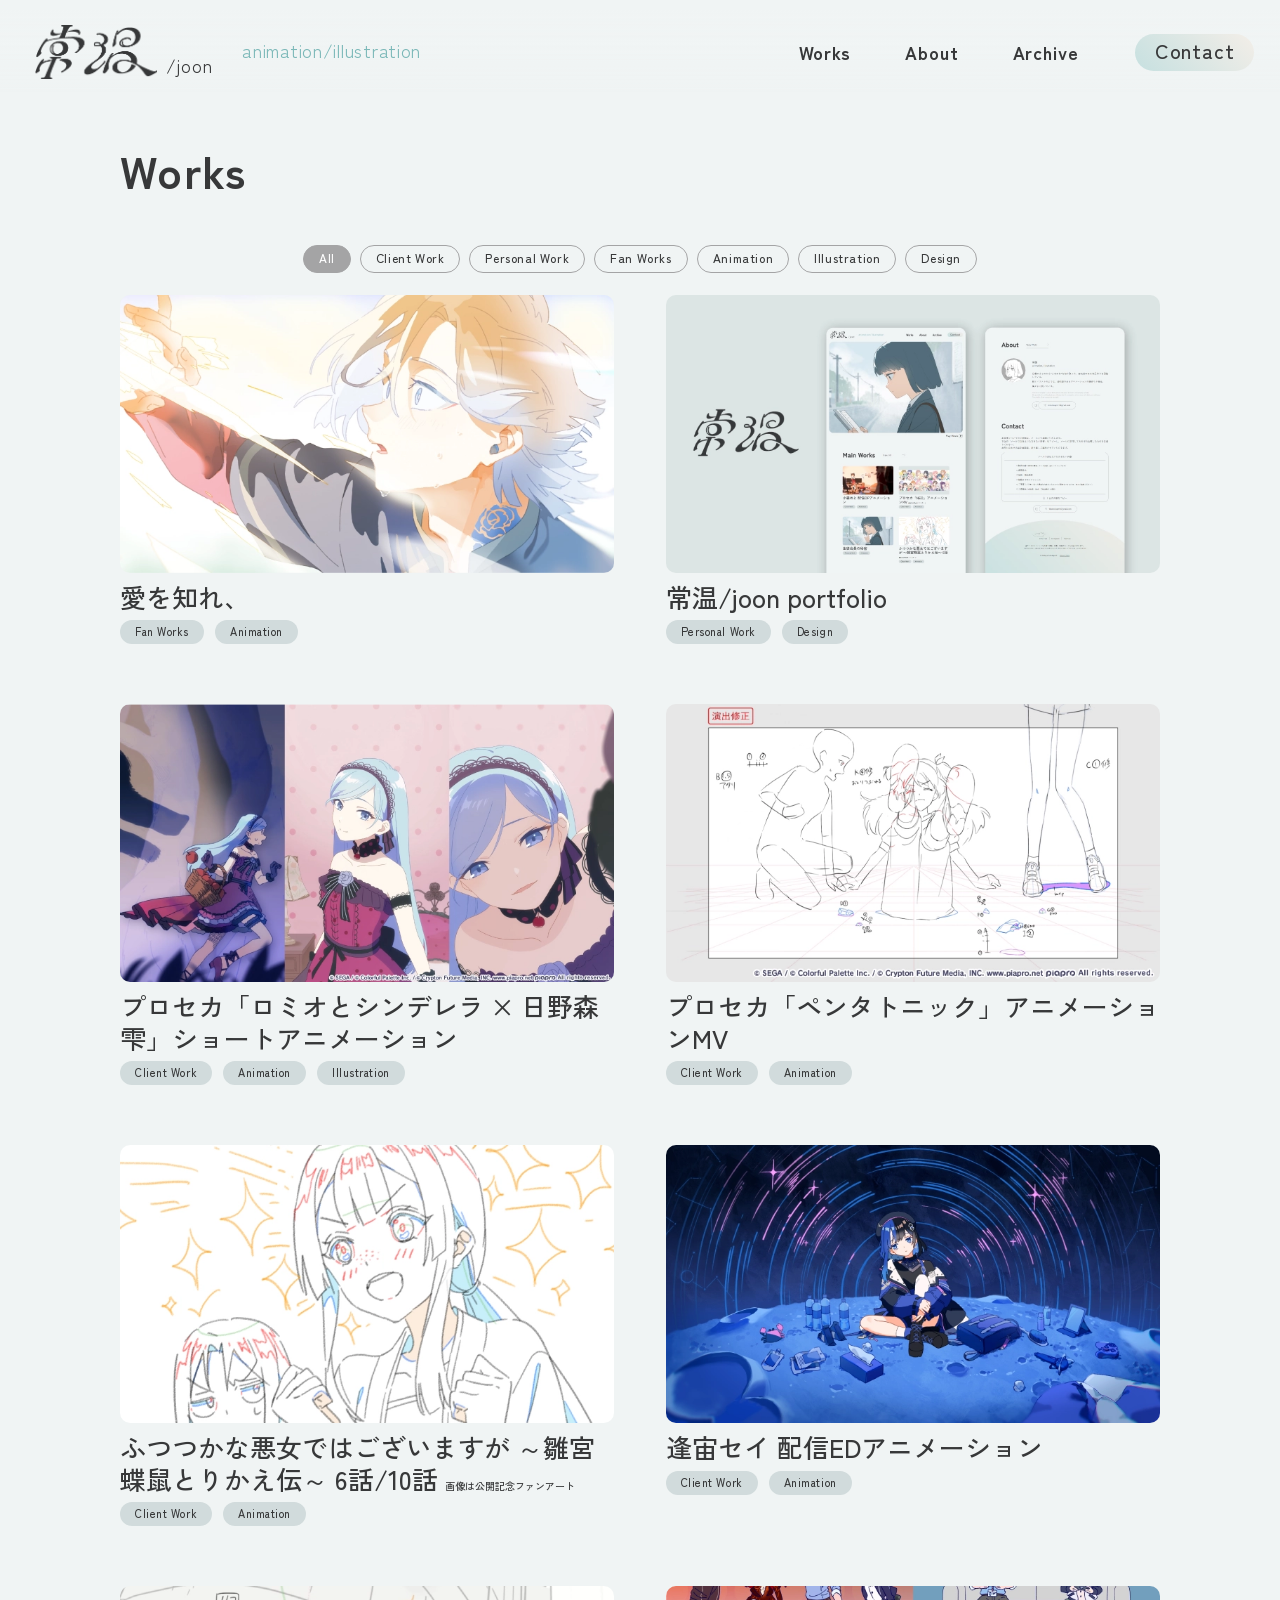
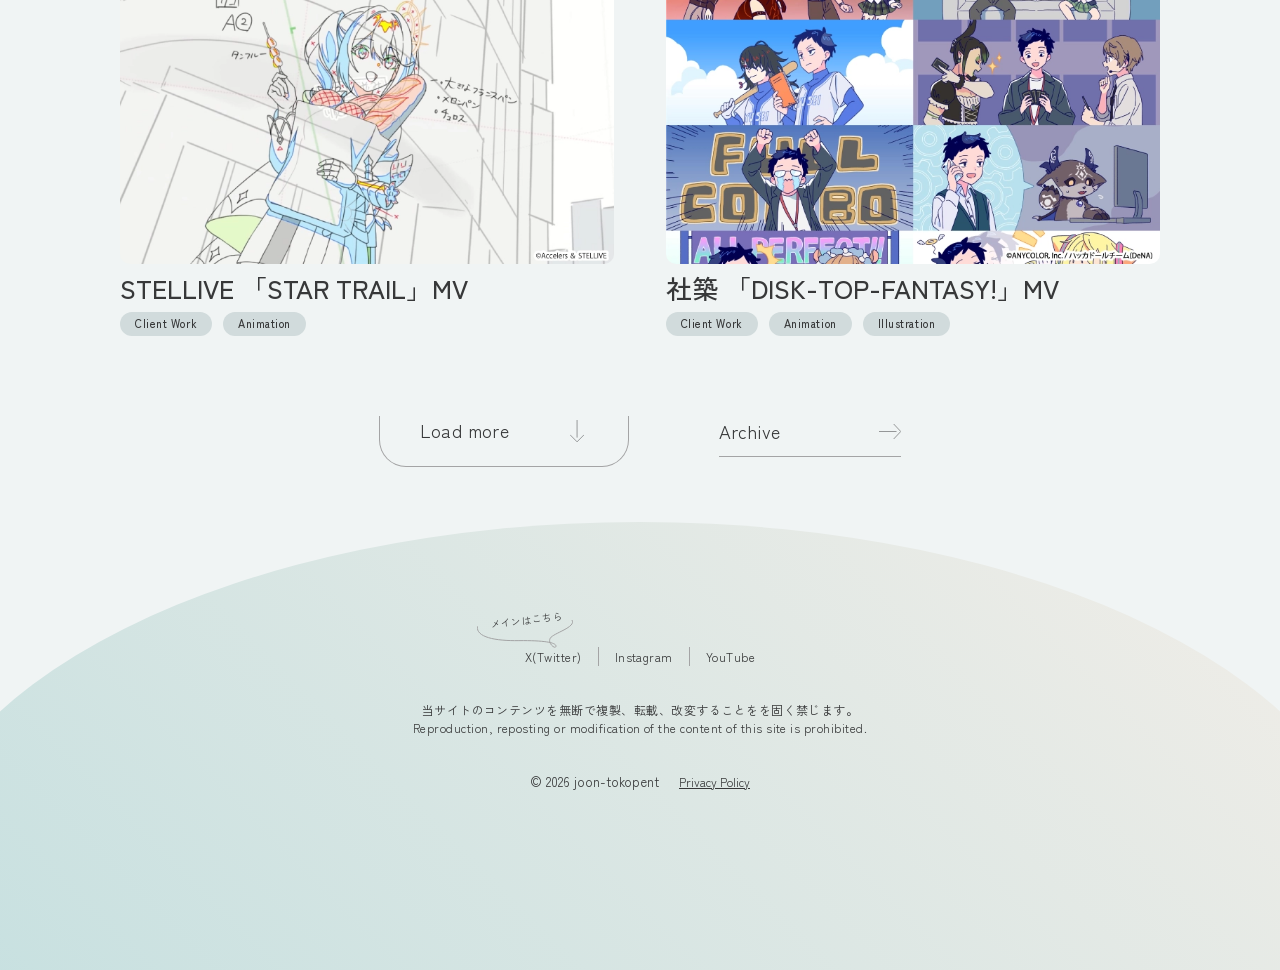
<file: works.html>
<!doctype html>
<html lang="ja">
    <head prefix="og: https://ogp.me/ns#">
        <meta charset="UTF-8">
        <title>Works / 常温 joon</title>
        
        
        <meta name="description" content="アニメーション作家、イラストレーター常温が手がけた作品の一覧です。">
        <meta name="viewport" content="width=device-width, initial-scale=1">
        <link rel="canonical" href="https://joon-tokopent.com/works">

        <meta property="og:url" content="https://joon-tokopent.com/">
        <meta property="og:type" content="article">
        <meta property="og:title" content="Works - 常温/joon portfolio">
        <meta property="og:description" content="アニメーション作家、イラストレーター常温が手がけた作品の一覧です。">
        <meta property="og:site_name" content="常温/joon portfolio">
        <meta property="og:image" content="https://joon-tokopent.com/images/00_template/ogp.jpg">
        <meta property="og:image:width" content="1200">
        <meta property="og:image:height" content="630">
        <meta property="og:image:type" content="image/jpeg">
        <meta property="og:locale" content="ja_JP">

        <meta name="twitter:card" content="summary_large_image">
        <meta name="twitter:site" content="@tokopent">

        <!-- Google tag (gtag.js) -->
        <script async src="https://www.googletagmanager.com/gtag/js?id=G-SH19SS136K"></script>
        <script>
        window.dataLayer = window.dataLayer || [];
        function gtag(){dataLayer.push(arguments);}
        gtag('js', new Date());

        gtag('config', 'G-SH19SS136K');
        </script>

        <!--ファビコン-->
        <link rel="icon" type="image/png" sizes="48x48" href="images/00_template/favicon.png">
        <link rel="icon" type="image/svg+xml" href="images/00_template/favion.svg">
        <link rel="apple-touch-icon" sizes="180x180" href="images/00_template/apple-touch-icon.png">

        <!--Googleフォント-->
        <link rel="preconnect" href="https://fonts.googleapis.com">
        <link rel="preconnect" href="https://fonts.gstatic.com" crossorigin>
        <link href="https://fonts.googleapis.com/css2?family=Zen+Kaku+Gothic+New:wght@300;400;500;600&display=swap" rel="stylesheet">

        <!--CSS-->
        <link rel="stylesheet" href="css/style_all.css">
        <link rel="stylesheet" href="css/style_works.css">
    </head>

    <body ontouchstart="">
        <div class="wrapper">
        <header class="header">
            <nav class="header_nav_sp sp_only" id="js-nav">
                <button class="header_close sp_only" id="js-hamburgerC">
                    <div class="close_line"></div>
                </button>
                <a href="/" class="main_logo sp_only">
                    <figure>
                        <img src="images/00_template/logo.png" alt="ロゴ">
                    </figure>
                    <p>/joon</p>
                </a>
                
                <div class="nav_txtGroup">
                    <ul class="nav_list">
                        <li><a href="/">Top</a></li>
                        <li><a href="/works">Works</a></li>
                        <li><a href="/about">About</a></li>
                        <li><a href="/about#Archive" id="js-nav_Archive">Archive</a></li>
                        <li>
                            <div class="Kvideo_wrapper Kvideo_wrapperSP">
                                <a href="/e2Bhj4cyZ4">
                                    <video class="Kvideo-2SP" muted playsinline preload="auto" loop>
                                    <source src="images/00_template/ka_btn2.webm" type="video/webm">
                                    </video>
                                </a>
                                <video class="Kvideo-1SP" muted playsinline preload="auto">
                                    <source src="images/00_template/ka_btn1.webm" type="video/webm">
                                </video>
                            </div> 
                        </li>
                    </ul>
                    <ul class="nav_sns">
                        <li><a href="https://x.com/tokopent">X(Twitter)</a></li>
                        <li><a href="https://www.instagram.com/joon_tokopent">Instagram</a></li>
                        <li><a href="https://www.youtube.com/@joon_tokopent">YouTube</a></li>
                    </ul>
                    <small class="sp_only">&copy; 2026 joon-tokopent</small>
                </div>
                
            </nav>
            
            <div class="bg_wrap">
            <div class="border_wrap">
            <div class="border_container">
                <h1 class="logo">
                    <a href="/" class="main_logo">
                        <figure>
                            <img src="images/00_template/logo.png" alt="ロゴ">
                        </figure>
                        <p>/joon</p>
                    </a>
                </h1>
                <p class="top_jobname">animation/illustration</p>
                <nav class="header_nav">
                    <ul class="nav_list">
                        <li>
                            <div class="Kvideo_wrapper">
                                <a href="/e2Bhj4cyZ4">
                                    <video class="Kvideo-2PC" muted playsinline preload="auto" loop>
                                    <source src="images/00_template/ka_btn2_pc.webm" type="video/webm">
                                    </video>
                                </a>
                                <video class="Kvideo-1PC" muted playsinline preload="auto">
                                    <source src="images/00_template/ka_btn1_pc.webm" type="video/webm">
                                </video>
                            </div>                      
                        </li>                        
                        <li id="js-KbtnPC"><a href="/works">Works</a></li>
                        <li><a href="/about">About</a></li>
                        <li><a href="/about#Archive">Archive</a></li>
                    </ul>                    
                </nav>
                
                <a href="/#Contact" class="contact_btn">Contact</a>
                <button class="header_hamburger" id="js-hamburger">
                    <div class="header_hamb_line"></div>
                </button>
                <div class="nav_cover sp_only" id="js-cover"></div>
                
            </div>
            </div>
            </div>
        </header>

        <main>  
            <div class="works_page">     
            <section id="Works">

                <div class="main-wrapper">
                    <div class="h2_wrapper">
                        <h2>Works</h2>
                    </div>
                    
                    <div class="WModal">
                        <div class="WCbutton_wrapper">
                            <button class="header_close" id="js-WmodalC">
                                <div class="close_line"></div>
                            </button>
                        </div>
                        <div class="WModal_wrap">
                            <h3 class="WModal_title">作品名</h3>
                            <div class="WModal_mainMedia"></div>
                            <div class="WModal_tag_items tag_items"></div>
                            <div class="flex_wrapper">
                                <div>
                                    <p class="WModal_txt">説明文</p>
                                    <div class="WModal_note">clientなど</div>
                                <p class="WModal_note_year">20xx</p>
                                </div>
                                <div>
                                    <div class="WModal_subImgs"></div>
                                </div>
                            </div>
                        </div>
                    </div>
                    <!-- <div class="WModal_cover"></div> -->

                    <div class="tag_list">                        
                        <ul>
                            <li><input type="checkbox" value="1" id="js-filter-all" checked>
                                <label for="js-filter-all">All</label>
                            </li>
                            <li><input type="checkbox" value="ClientWork" class="tag"
                                id="cb_ClientWork">
                                <label for="cb_ClientWork">Client Work</label>
                            </li>
                            <li><input type="checkbox" value="PersonalWork" class="tag" id="cb_PersonalWork">
                                <label for="cb_PersonalWork">Personal Work</label>
                            </li>
                            <li><input type="checkbox" value="FanWorks" class="tag" id="cb_FanWorks">
                                <label for="cb_FanWorks">Fan Works</label>
                            </li>
                            <li><input type="checkbox" value="Animation" class="tag" id="cb_Animation">
                                <label for="cb_Animation">Animation</label>
                            </li>
                            <li><input type="checkbox" value="Illustration" class="tag" id="cb_Illustration">
                                <label for="cb_Illustration">Illustration</label>
                            </li>
                            <li><input type="checkbox" value="Design" class="tag" id="cb_Design">
                                <label for="cb_Design">Design</label>
                            </li>
                        </ul>
                    </div>
                    <div class="works_items">

						<article class="works_item" data-tags="FanWorks Animation">
							<div class="WModal_trigger" data-key="29">
								<figure>
									<img src="images/02_works/01_smn/smn_029.webp" loading="lazy" alt="サムネイル画像">
								</figure>
								<h3>愛を知れ、</h3>
							</div>
							<div class="tag_items">
								<button type="button" class="tag" data-tag="FanWorks">Fan Works</button>
								<button type="button" class="tag" data-tag="Animation">Animation</button>
							</div>
						</article>

                        <article class="works_item" data-tags="PersonalWork Design">
                            <div class="WModal_trigger" data-key="28">
                                <figure>
                                    <img src="images/02_works/01_smn/smn_028.webp" loading="lazy" alt="サムネイル画像">
                                </figure>
                                <h3>常温/joon portfolio</h3>
                            </div>
                            <div class="tag_items">
                                <button type="button" class="tag" data-tag="PersonalWork">Personal Work</button>
                                <button type="button" class="tag" data-tag="Design">Design</button>
                            </div>        
                        </article>

                        <article class="works_item" data-tags="ClientWork Animation Illustration">
                            <div class="WModal_trigger" data-key="27">
                                <figure>
                                    <img src="images/02_works/01_smn/smn_027.webp" loading="lazy" alt="サムネイル画像">
                                </figure>
                                <h3>プロセカ「ロミオとシンデレラ × 日野森雫」ショートアニメーション</h3>
                            </div>
                            <div class="tag_items">
                                <button type="button" class="tag" data-tag="ClientWork">Client Work</button>
                                <button type="button" class="tag" data-tag="Animation">Animation</button>
                                <button type="button" class="tag" data-tag="Illustration">Illustration</button>
                            </div>        
                        </article>

                        <article class="works_item" data-tags="ClientWork Animation">
                            <div class="WModal_trigger" data-key="26">
                                <figure>
                                    <img src="images/02_works/01_smn/smn_026.webp" loading="lazy" alt="サムネイル画像">
                                </figure>
                                <h3>プロセカ「ペンタトニック」アニメーションMV</h3>
                            </div>
                            <div class="tag_items">
                                <button type="button" class="tag" data-tag="ClientWork">Client Work</button>
                                <button type="button" class="tag" data-tag="Animation">Animation</button>
                            </div>        
                        </article>
                        <article class="works_item" data-tags="ClientWork Animation">
                            <div class="WModal_trigger" data-key="25">
                                <figure>
                                    <img src="images/02_works/01_smn/smn_025.webp" loading="lazy" alt="サムネイル画像">
                                </figure>
                                <h3>ふつつかな悪女ではございますが ～雛宮蝶鼠とりかえ伝～ 6話/10話 <span>画像は公開記念ファンアート</span></h3>
                            </div>
                            <div class="tag_items">
                                <button type="button" class="tag" data-tag="ClientWork">Client Work</button>
                                <button type="button" class="tag" data-tag="Animation">Animation</button>
                            </div>        
                        </article>
                        <article class="works_item" data-tags="ClientWork Animation">
                            <div class="WModal_trigger" data-key="24">
                                <figure>
                                    <img src="images/02_works/01_smn/smn_024.webp" loading="lazy" alt="サムネイル画像">
                                </figure>
                                <h3>逢宙セイ 配信EDアニメーション</h3>
                            </div>
                            <div class="tag_items">
                                <button type="button" class="tag" data-tag="ClientWork">Client Work</button>
                                <button type="button" class="tag" data-tag="Animation">Animation</button>
                            </div>        
                        </article>
                        <article class="works_item" data-tags="ClientWork Animation">
                            <div class="WModal_trigger" data-key="23">
                                <figure>
                                    <img src="images/02_works/01_smn/smn_023.webp" loading="lazy" alt="サムネイル画像">
                                </figure>
                                <h3>STELLIVE 「STAR TRAIL」MV</h3>
                            </div>
                            <div class="tag_items">
                                <button type="button" class="tag" data-tag="ClientWork">Client Work</button>
                                <button type="button" class="tag" data-tag="Animation">Animation</button>
                            </div>        
                        </article>
                        <article class="works_item" data-tags="ClientWork Animation Illustration">
                            <div class="WModal_trigger" data-key="22">
                                <figure>
                                    <img src="images/02_works/01_smn/smn_022.webp" loading="lazy" alt="サムネイル画像">
                                </figure>
                                <h3>社築 「DISK-TOP-FANTASY!」MV</h3>
                            </div>
                            <div class="tag_items">
                                <button type="button" class="tag" data-tag="ClientWork">Client Work</button>
                                <button type="button" class="tag" data-tag="Animation">Animation</button>
                                <button type="button" class="tag" data-tag="Illustration">Illustration</button>
                            </div>        
                        </article>
                        <article class="works_item" data-tags="FanWorks Illustration">
                            <div class="WModal_trigger" data-key="21">
                                <figure>
                                    <img src="images/02_works/01_smn/smn_021.webp" loading="lazy" alt="サムネイル画像">
                                </figure>
                                <h3>ザムザ</h3>
                            </div>
                            <div class="tag_items">
                                <button type="button" class="tag" data-tag="FanWorks">Fan Works</button>
                                <button type="button" class="tag" data-tag="Illustration">Illustration</button>
                            </div>        
                        </article>
                        <article class="works_item" data-tags="ClientWork Animation">
                            <div class="WModal_trigger" data-key="20">
                                <figure>
                                    <img src="images/02_works/01_smn/smn_020.webp" loading="lazy" alt="サムネイル画像">
                                </figure>
                                <h3>紫雲寺家の子供たち 6話/9話 <span>画像は公開記念ファンアート</span></h3>
                            </div>
                            <div class="tag_items">
                                <button type="button" class="tag" data-tag="ClientWork">Client Work</button>
                                <button type="button" class="tag" data-tag="Animation">Animation</button>
                            </div>        
                        </article>
                        <article class="works_item" data-tags="ClientWork Animation">
                            <div class="WModal_trigger" data-key="19">
                                <figure>
                                    <img src="images/02_works/01_smn/smn_019.webp" loading="lazy" alt="サムネイル画像">
                                </figure>
                                <h3>しぐれうい 「Pris-Magic!」MV</h3>
                            </div>
                            <div class="tag_items">
                                <button type="button" class="tag" data-tag="ClientWork">Client Work</button>
                                <button type="button" class="tag" data-tag="Animation">Animation</button>
                            </div>        
                        </article>
                        <article class="works_item" data-tags="FanWorks Illustration">
                            <div class="WModal_trigger" data-key="18">
                                <figure>
                                    <img src="images/02_works/01_smn/smn_018.webp" loading="lazy" alt="サムネイル画像">
                                </figure>
                                <h3>突っ走れ！！！！！</h3>
                            </div>
                            <div class="tag_items">
                                <button type="button" class="tag" data-tag="FanWorks">Fan Works</button>
                                <button type="button" class="tag" data-tag="Illustration">Illustration</button>
                            </div>        
                        </article>
                        <article class="works_item" data-tags="PersonalWork Animation Illustration">
                            <div class="WModal_trigger" data-key="17">
                                <figure>
                                    <img src="images/02_works/01_smn/smn_017.webp" loading="lazy" alt="サムネイル画像">
                                </figure>
                                <h3>2024あけおめ動画</h3>
                            </div>
                            <div class="tag_items">
                                <button type="button" class="tag" data-tag="PersonalWork">Personal Work</button>
                                <button type="button" class="tag" data-tag="Animation">Animation</button>
                                <button type="button" class="tag" data-tag="Illustration">Illustration</button>
                            </div>        
                        </article>
                        <article class="works_item" data-tags="FanWorks Illustration">
                            <div class="WModal_trigger" data-key="16">
                                <figure>
                                    <img src="images/02_works/01_smn/smn_016.webp" loading="lazy" alt="サムネイル画像">
                                </figure>
                                <h3>めでたい！！！</h3>
                            </div>
                            <div class="tag_items">
                                <button type="button" class="tag" data-tag="FanWorks">Fan Works</button>
                                <button type="button" class="tag" data-tag="Illustration">Illustration</button>
                            </div>        
                        </article>
                        <article class="works_item" data-tags="ClientWork Animation">
                            <div class="WModal_trigger" data-key="15">
                                <figure>
                                    <img src="images/02_works/01_smn/smn_015.webp" loading="lazy" alt="サムネイル画像">
                                </figure>
                                <h3>プロセカ「NEO」アニメーションMV <span>画像は公開記念ファンアート</span></h3>
                            </div>
                            <div class="tag_items">
                                <button type="button" class="tag" data-tag="ClientWork">Client Work</button>
                                <button type="button" class="tag" data-tag="Animation">Animation</button>
                            </div>        
                        </article>
                        <article class="works_item" data-tags="ClientWork Design">
                            <div class="WModal_trigger" data-key="14">
                                <figure>
                                    <img src="images/02_works/01_smn/smn_014.webp" loading="lazy" alt="サムネイル画像">
                                </figure>
                                <h3>matomoのmatome</h3>
                            </div>
                            <div class="tag_items">
                                <button type="button" class="tag" data-tag="ClientWork">Client Work</button>
                                <button type="button" class="tag" data-tag="Design">Design</button>
                            </div>        
                        </article>
                        <article class="works_item" data-tags="ClientWork Animation">
                            <div class="WModal_trigger" data-key="13">
                                <figure>
                                    <img src="images/02_works/01_smn/smn_013.webp" loading="lazy" alt="サムネイル画像">
                                </figure>
                                <h3>白銀茉茉 新衣装用配信OPアニメーション</h3>
                            </div>
                            <div class="tag_items">
                                <button type="button" class="tag" data-tag="ClientWork">Client Work</button>
                                <button type="button" class="tag" data-tag="Animation">Animation</button>
                            </div>        
                        </article>
                        <article class="works_item" data-tags="ClientWork Animation">
                            <div class="WModal_trigger" data-key="12">
                                <figure>
                                    <img src="images/02_works/01_smn/smn_012.webp" loading="lazy" alt="サムネイル画像">
                                </figure>
                                <h3>YOASOBI 「海のまにまに」MV <span>画像は公開記念ファンアート</span></h3>
                            </div>
                            <div class="tag_items">
                                <button type="button" class="tag" data-tag="ClientWork">Client Work</button>
                                <button type="button" class="tag" data-tag="Animation">Animation</button>
                            </div>        
                        </article>
                        <article class="works_item" data-tags="ClientWork Animation">
                            <div class="WModal_trigger" data-key="11">
                                <figure>
                                    <img src="images/02_works/01_smn/smn_011.webp" loading="lazy" alt="サムネイル画像">
                                </figure>
                                <h3>Eve 「ぼくらの」MV</h3>
                            </div>
                            <div class="tag_items">
                                <button type="button" class="tag" data-tag="ClientWork">Client Work</button>
                                <button type="button" class="tag" data-tag="Animation">Animation</button>
                            </div>        
                        </article>
                        <article class="works_item" data-tags="ClientWork Animation">
                            <div class="WModal_trigger" data-key="10">
                                <figure>
                                    <img src="images/02_works/01_smn/smn_010.webp" loading="lazy" alt="サムネイル画像">
                                </figure>
                                <h3>小森めと 配信OPアニメーション</h3>
                            </div>
                            <div class="tag_items">
                                <button type="button" class="tag" data-tag="ClientWork">Client Work</button>
                                <button type="button" class="tag" data-tag="Animation">Animation</button>
                            </div>        
                        </article>
                        <article class="works_item" data-tags="ClientWork Animation">
                            <div class="WModal_trigger" data-key="9">
                                <figure>
                                    <img src="images/02_works/01_smn/smn_009.webp" loading="lazy" alt="サムネイル画像">
                                </figure>
                                <h3>まふまふ 「青春切符」MV <span>画像は公開記念ファンアート</span></h3>
                            </div>
                            <div class="tag_items">
                                <button type="button" class="tag" data-tag="ClientWork">Client Work</button>
                                <button type="button" class="tag" data-tag="Animation">Animation</button>
                            </div>         
                        </article>
                        <article class="works_item" data-tags="ClientWork Animation">
                            <div class="WModal_trigger" data-key="8">
                                <figure>
                                    <img src="images/02_works/01_smn/smn_008.webp" loading="lazy" alt="サムネイル画像">
                                </figure>
                                <h3>転生賢者の異世界ライフ 9話 <span>画像は公開記念ファンアート</span></h3>
                            </div>
                            <div class="tag_items">
                                <button type="button" class="tag" data-tag="ClientWork">Client Work</button>
                                <button type="button" class="tag" data-tag="Animation">Animation</button>
                            </div>         
                        </article>
                        <article class="works_item" data-tags="ClientWork Animation">
                            <div class="WModal_trigger" data-key="7">
                                <figure>
                                    <img src="images/02_works/01_smn/smn_007.webp" loading="lazy" alt="サムネイル画像">
                                </figure>
                                <h3>白銀茉茉 配信OPアニメーション/アラートGIF</h3>
                            </div>
                            <div class="tag_items">
                                <button type="button" class="tag" data-tag="ClientWork">Client Work</button>
                                <button type="button" class="tag" data-tag="Animation">Animation</button>
                            </div>         
                        </article>
                        <article class="works_item" data-tags="FanWorks Illustration">
                            <div class="WModal_trigger" data-key="6">
                                <figure>
                                    <img src="images/02_works/01_smn/smn_006.webp" loading="lazy" alt="サムネイル画像">
                                </figure>
                                <h3>🤍✨(白銀茉茉)</h3>
                            </div>
                            <div class="tag_items">
                                <button type="button" class="tag" data-tag="FanWorks">Fan Works</button>
                                <button type="button" class="tag" data-tag="Illustration">Illustration</button>
                            </div>        
                        </article>
                        <article class="works_item" data-tags="PersonalWork Animation">
                            <div class="WModal_trigger" data-key="5">
                                <figure>
                                    <img src="images/02_works/01_smn/smn_005.webp" loading="lazy" alt="サムネイル画像">
                                </figure>
                                <h3>待ち合わせまで、あと...</h3>
                            </div>
                            <div class="tag_items">
                                <button type="button" class="tag" data-tag="PersonalWork">Personal Work</button>
                                <button type="button" class="tag" data-tag="Animation">Animation</button>
                            </div>        
                        </article>
                        <article class="works_item" data-tags="ClientWork Animation">
                            <div class="WModal_trigger" data-key="4">
                                <figure>
                                    <img src="images/02_works/01_smn/smn_004.webp" loading="lazy" alt="サムネイル画像">
                                </figure>
                                <h3>ミスターリトルブレイブ 「ネームレスワールド」MV</h3>
                            </div>
                            <div class="tag_items">
                                <button type="button" class="tag" data-tag="ClientWork">Client Work</button>
                                <button type="button" class="tag" data-tag="Animation">Animation</button>
                            </div>         
                        </article>
                        <article class="works_item" data-tags="PersonalWork Animation">
                            <div class="WModal_trigger" data-key="3">
                                <figure>
                                    <img src="images/02_works/01_smn/smn_003.webp" loading="lazy" alt="サムネイル画像">
                                </figure>
                                <h3>生徒会長の秘密</h3>
                            </div>
                            <div class="tag_items">
                                <button type="button" class="tag" data-tag="PersonalWork">Personal Work</button>
                                <button type="button" class="tag" data-tag="Animation">Animation</button>
                            </div>         
                        </article>
                        <article class="works_item" data-tags="PersonalWork Animation">
                            <div class="WModal_trigger" data-key="2">
                                <figure>
                                    <img src="images/02_works/01_smn/smn_002.webp" loading="lazy" alt="サムネイル画像">
                                </figure>
                                <h3>泣いてないし</h3>
                            </div>
                            <div class="tag_items">
                                <button type="button" class="tag" data-tag="PersonalWork">Personal Work</button>
                                <button type="button" class="tag" data-tag="Animation">Animation</button>
                            </div>        
                        </article>
                        <article class="works_item" data-tags="FanWorks Animation">
                            <div class="WModal_trigger" data-key="1">
                                <figure>
                                    <img src="images/02_works/01_smn/smn_001.webp" loading="lazy" alt="サムネイル画像">
                                </figure>
                                <h3>【手描きあんスタ】ジャッジメント アニメティザーPV unofficial fan movie</h3>
                            </div>
                            <div class="tag_items">
                                <button type="button" class="tag" data-tag="FanWorks">Fan Works</button>
                                <button type="button" class="tag" data-tag="Animation">Animation</button>
                            </div>        
                        </article>
                        
                        <div id="js-no-results" class="no_results">
                            <p>該当する作品はありません。<br>
                            タグを変更してお試しください。</p>
                        </div>
                    </div>
                    <!-- <button id="js-load-more" class="load_more">
                    Read More
                    </button> -->
                    <div class="Wlink_group">
                        <div class="load_more page_link" id="js-load-more">
                            <div>
                                <p>Load more</p>
                                <figure>
                                    <img src="images/00_template/arrow.svg" alt="矢印">
                                </figure>
                            </div>
                        </div>
                        <div class="page_link">
                            <a href="/about#Archive">
                                <p>Archive</p>
                                <figure>
                                    <img src="images/00_template/arrow.svg" alt="矢印">
                                </figure>
                            </a>
                        </div> 
                    </div>

                </div>

            </section>
            </div>     
        </main>

        <footer class="footer">
            <div class="footer_txt">
                <p>メインはこちら</p>
                <svg xmlns="http://www.w3.org/2000/svg" version="1.1" viewBox="0 0 96.05 27.56">
                <path class="footer_hukidashi" d="M.84.25C-3.72,7.2,19.63,13.12,22.71,18.14s-5.24,11.85-5.7,8.09,13.08-5.91,37.09-5.57,42.95-3.44,41.64-13.91"/>
                </svg>
            </div>
            <ul class="footer_sns">
                <li><a href="https://x.com/tokopent" target="_blank">X(Twitter)</a></li>
                <li><a href="https://www.instagram.com/joon_tokopent" target="_blank">Instagram</a></li>
                <li><a href="https://www.youtube.com/@joon_tokopent" target="_blank">YouTube</a></li>
            </ul>
            <div class="footer_copy">
                <p>当サイトのコンテンツを無断で複製、転載、改変することをを固く禁じます。</p>
                <p>Reproduction, reposting or modification of the content of this site is prohibited.</p>
            </div>
            <div class="copy_wrapper">
                <small>&copy; 2026 joon-tokopent</small>
                <a href="/privacy">Privacy Policy</a>
            </div>
            
            
        </footer>
        </div>
        <!--スクリプト-->
        <script src="javascript/script_all.js"></script>
        <script src="javascript/script_Wmodal.js"></script>
        <script src="javascript/script_worksFilter.js"></script>
    </body>
</html>
</file>
<file: css/style_all.css>
@charset "UTF-8";
/* .zen-kaku-gothic-new-light {
  font-family: "Zen Kaku Gothic New", sans-serif;
  font-weight: 300;
  font-style: normal;
}

.zen-kaku-gothic-new-regular {
  font-family: "Zen Kaku Gothic New", sans-serif;
  font-weight: 400;
  font-style: normal;
}

.zen-kaku-gothic-new-medium {
  font-family: "Zen Kaku Gothic New", sans-serif;
  font-weight: 500;
  font-style: normal;
} */

/* ------------リセットCSS------------ */
/*
  1. より直感的なボックスサイズのモデルを使用
*/
*, *::before, *::after {
  box-sizing: border-box;
}
/*
  2. デフォルトのマージンを削除
*/
* {
  margin: 0;
}
/*
  3. 高さは%ベースを使用
*/
html, body {
  height: 100%;
}
/*
  タイポグラフィの微調整
  4. アクセシブルなline-heightを追加
  5. テキストのレンダリングを改善
*/
body {
  line-height: 1.5;
  -webkit-font-smoothing: antialiased;
}
/*
  6. メディア要素のデフォルトを改善
*/
img, picture, video, canvas, svg {
  display: block;
  width: 100%;/* 足しました */
  max-width: 100%;
}
/*
  7. フォームのfontに関するデフォルトを削除
*/
input, button, textarea, select {
  font: inherit;
}
/*
  8. テキストのオーバーフローを回避
*/
p, h1, h2, h3, h4, h5, h6 {
  overflow-wrap: break-word;
}
/*
  9. ルートのスタックコンテキストを作成
*/
#root, #__next {
  isolation: isolate;
}
/* ------------------------ */



/*共通部分*/
:root {
  --color-text: #373839;
  /* ↓仮色、#f0f4f4 */
  --color-background: #f0f4f4;
  --color-line: #a4a4a5;
  --color-tag: #d1dbdc;
  --color-tag_all: #e0e0e0;
  /* --color-grL: #c6e0e0; */
  /* --color-grR: #edece7;   */
  --color-gradient: linear-gradient(45deg, #C6E0E0, #F3EEE8);
  --pc_max-width: 1260px;
  --pc_mid-width: 900px;
}
/* ダークモード対応 */
@media (prefers-color-scheme: dark) {
  /* :root {
    --color-text: #f9fafb;
    --color-background: #111827;
    --color-surface: #1f2937;
  } */
}

html{
  font-size: 100%;
}
body{
  font-family: "Zen Kaku Gothic New", sans-serif;
  background-color: var(--color-background);
  min-height: 100vh; /* 古いブラウザ対策 */
  min-height: 100svh;
  list-style: none;
  list-style-type: none;
  text-decoration: none;
  font-feature-settings: "palt" 1;
  font-kerning: normal;
  /* word-break: auto-phrase; */
    
}

a{
  text-decoration: none;
  color: var(--color-text);
}

/*レイアウト*/
.wrapper {
  /* stickyコンテナ用 */
  overflow-x: clip;
}
.main-wrapper {
  margin: 0 32px;
}
.align-center {
  text-align: center;
}
h2 {
  padding-top: clamp(70px,8.75vw,95px);
  margin: 0 0 clamp(35px,4.37vw,50px);
  font-size: clamp(24px,4.8vw,45px);
  font-weight: 600;
  color: var(--color-text);
  letter-spacing: 0.03em;
}
.works_page h2, .about_page #About h2, #Kakurega h2{
  /* sp 20 0 9  */
  padding: 0;
  margin: clamp(20px,2.5vw,95px) 0 clamp(0.5px,-3.125rem + 6.25vw,15px);
}
.h2_wrapper .page_link {
  display: none;
}
p , dl {
  color: var(--color-text);
  letter-spacing: 0.04em;
  text-align: justify;
}
/* page link */
.page_link {
  display: flex;
  justify-content: center;
}
.page_link a {
  display: flex;
  justify-content: space-between;
  align-items: center;
  flex-wrap: nowrap;
  width: clamp(128px,16vw,182px);
  padding: clamp(10px,1.2vw,12px) 0;
  background-image: linear-gradient(180deg, var(--color-line), var(--color-line));
  background-repeat: no-repeat;
  background-position: bottom left;
  background-size: 100% 1px;
  transition: background-size .2s ease-out;
}

.page_link p {
  font-size: clamp(13px,1.6vw,18px);
  font-weight: 400;
}
.page_link img {
  width: 22px;
}

.load_more img{
  transform: rotate(90deg);
}
/*-----------------loading-----------------*/
#js-loading {
  position: fixed;
  inset: 0;
  background: var(--color-gradient);
  z-index: 200;
  transition: .4s ease-out;
}
#js-loading.loaded {
  opacity: 0;
}
#js-loading.end {
  display: none;
}
#js-loading figure {
  position: fixed;
  inset: 0;
  width: fit-content;
  height: fit-content;
  margin: auto;
}
#js-loading img {
  width: clamp(150px,18.7vw,200px);
  height: auto;
}


/*-----------------header-----------------*/
.header {
  position: sticky;
  top: 0;
  z-index: 99;
}
.border_container,.main_logo {
    display: flex;
}
.border_container {
  max-width: var(--pc_max-width);
  align-items: center;
  margin: 0 auto;
}
.border_container >:first-child {
  margin-right: auto;
}
.bg_wrap {
  background: linear-gradient(to bottom,
  rgb(from var(--color-background)  r g b / 1) 0%,
  rgb(from var(--color-background)  r g b / 0.7) 50%,
  rgba(0,0,0,0) 100%); 
}

.border_wrap {
  margin: 10px clamp(16px, 2vw,32px);
}

.main_logo {
  align-items: flex-end;
  padding: clamp(9px,1.11vw,12px) 0;
}
.main_logo img {
  height: clamp(42px,6vw,60px);
  padding: clamp(1px,0.3vw,3px) 9px;
}

.main_logo p, .top_jobname {
  font-size: clamp(15px,1.87vw,18px);
  font-weight: 400;
  margin-bottom: clamp(1px,0.3vw,3px);
}
.top_jobname {
  display: none;
}
.header_nav {
  display: none;
}
.header_nav_sp {
  position: fixed;
  right: 0;
  top: 0;
  width: 80%;
  height: 100vh;
  transform: translateX(100%); 
  background-color: #fff;
  transition: ease .4s; 
  padding: 25px 0;
  z-index: 101;
}
.header_nav_sp .main_logo {
  justify-content: center;
}
.nav_txtGroup {
  width: fit-content;
  margin: 0 auto;
}
.nav_list, .nav_sns, .footer_sns {
  padding: 0;
  list-style: none;
}
.nav_list a, .nav_sns a {
  display: block;
  letter-spacing: 0.05em;
}
.nav_sns {
  border-left: solid 1px var(--color-line);
  margin: 45px 0;
}
.nav_list a {
  margin-top: 38px;
  font-size: clamp(15px,1.87vw,18px);
  font-weight: 600;
}
.header_nav .nav_list a {
  margin: 0;
}

/* ka nav */
.Kvideo_wrapper {
  display: flex;
  align-items: center;
  justify-content: flex-end;
  height: 40px;
}
.Kvideo_wrapperSP {
  justify-content: flex-start;
}
.Kvideo-1PC,.Kvideo-2PC,.Kvideo-1SP,.Kvideo-2SP {
  display: none;
  width: 40px;
  /* mix-blend-mode: multiply; */
}
/* .Kvideo_wrapper > a {
  mix-blend-mode: multiply;
} */
.Kvideo-1SP,.Kvideo-2SP {
  transform: scaleX(-1) translateX(10px);
}
.Kvideo-1SP {
  margin-top: 38px;
  /* navlist　a についてる余白 */
}
.Kvideo-2SP {
  opacity: 0;
}
.Kvideo-2SP:active {
  opacity: 1;
}

.nav_sns a {
  font-size: 12px;
  font-weight: 400;
  margin-left: 12px;
  margin-bottom: 10px;
}
.header_nav_sp small {
  font-size: 10px;
  font-weight: 400;
}
.nav_cover.active, .movie-dialog-background.is-show {
	position: fixed;
	width: 100%;
  height: 100%;
	bottom: 0;
	left: 0;
	z-index: 100;
	background: rgba(3,3,3,.5);
	display: block;
  transition: ease .4s;
}
.movie-dialog-background.is-show {
  background: var(--color-text);
}
/* hamburger */
.header_hamburger, .header_close {
  background-color: transparent; /*buttonタグデフォルトスタイルを打ち消し*/
  border-color: transparent; /*buttonタグデフォルトスタイルを打ち消し*/
  width: 41px;
  height: 41px;
  cursor: pointer;
}
.header_close {
  display: block;
  margin-left: auto;
  margin-right: 25px;
  margin-bottom: 20px;
}
/* youtube modal */
.movie-dialog .header_close, #Works .header_close {
  margin: 0;
  width: clamp(41px,5.12vw,60px);
  height: clamp(41px,5.12vw,60px);
}
.movie-dialog .header_close {
  position: absolute;
  top: 5px;
  right: 5px;
}
/* works modal */
.WCbutton_wrapper {
  padding-top: 9px;
  position: sticky;
  top: 0;
}

#Works .header_close {
  margin-right: -16px;
  margin-left: auto;
  z-index: 100;
  background-color: rgba(255, 255, 255, 0.5);
  border-radius: 50%;
}

/* ka modal */
#Kakurega .header_close {
  margin-right: -27px;
  margin-bottom: 5px;
}


.close_line::before,.close_line::after,.header_hamb_line,.header_hamb_line::before,.header_hamb_line::after {
  background-color: var(--color-line);
  height: 2px;
  width: 100%;
  border-radius: 99px;
  transition: ease .4s;
}
.close_line,.header_hamb_line {
  position: relative;
}
.close_line::before,.close_line::after,.header_hamb_line::before,.header_hamb_line::after {
  position: absolute;
  content: "";
  left: 0;
}
.close_line::before {
  top: 0;
  transform: rotate(45deg);
}
.close_line::after {
  top: 0;
  transform: rotate(-45deg);
}
.header_hamb_line::before {
  top: -8px;
}
.header_hamb_line::after {
  top: 8px;
}
/* ハンバーガーメニュークリック後のスタイル */
/* .class.class = 両方同時に持っている要素 */
.header_nav_sp.active {
  transform: translateX(0); 
}


.contact_btn {
  font-size: clamp(15px,1.87vw,20px);
  font-weight: 500;
  line-height: 0;
  padding: clamp(14px,1.5vw,17px) clamp(17px,2.1vw,20px) clamp(17px,2.1vw,20px);
  background: var(--color-gradient);
  border-radius: 99px;
  margin: 0 12px;
  letter-spacing: 0.04em;
}

/*-----------------footer-----------------*/
/* clamp推奨値→ 最小　÷　最小で止める画面サイズ ✕ 100 = vwの値 */
.footer {
  background: var(--color-gradient);
  padding-bottom: 72px;
  position: relative;
  border-top-left-radius: calc(50% + 42px * 2) 135px;/* 横 縦 sp135 pc365*/
  border-top-right-radius: calc(50% + 42px * 2) 135px;
  margin: 0 -42px;/*sp-42 pc-90*/
  margin-top: 55px;
  padding-top: 125px;
}
.footer_txt {
  position: absolute;
  top: 90px;
  left: calc(50% - 163px);
}
.footer_txt p,.footer_sns a, .footer small {
  color: var(--color-text);
}
.footer_txt p {
  font-size: 10px;
  transform: rotate(-6deg);
  margin-bottom: -7px;
  padding: 0 13px;
}
.footer_txt svg {
  width: 96px;
  height: auto;
  transform: scaleX(-1);
}
.footer_hukidashi {
  fill: none;
  stroke: var(--color-line);
  stroke-linecap: round;
  stroke-linejoin: round;
  stroke-width: 1px;
}

.footer_sns, .copy_wrapper {
  display: flex;
  justify-content: center;
  align-items: center;
  padding: 0 0 35px 0;
}

.footer_sns a {
  font-size: 12px;
  font-weight: 400;
  letter-spacing: 0.04em;
  padding: 0 16px;
}
.footer_sns li {
  border-right: solid 1px var(--color-line);
  line-height: 1;
  padding-bottom: 3px;
}
.footer_sns li:last-child {
  border-right: none;
}
.footer_copy {
  container-type: inline-size;
  container-name: footerCopy-container;
  max-width: calc(100vw - 32*2px);
  margin: 0 auto;
  margin-bottom: 35px;
}

.footer_copy p, .copy_wrapper a {
  font-size: 12px;
}
@container footerCopy-container (width >= 457px) {
  .footer_copy p {
    text-align: center;
  }
}
.copy_wrapper {
  padding: 0;
  gap: 20px;
}
.copy_wrapper a {
  text-decoration: underline;
}
.footer small {
  display: block;
  text-align: center;
}

/*desctop版*/
@media (min-width: 800px) {
  .h2_wrapper {
    display: flex;
    align-items: baseline;
    gap: clamp(55px, -7.219rem + 15.5vw, 117px);
    
  }
  .h2_wrapper .page_link {
    display: inherit;
  }
  .page_link a {
    transform: translateY(-10px);
  }
  .header_nav {
    display: inherit;
  }
  .nav_list {
    display: flex;
    gap: clamp(35px,4.37vw,54px);
    margin-right: clamp(35px,4.37vw,105px);
    align-items: center;
  }
  .border_container >:first-child {
    margin-right: 0;
  }
  .border_container >:nth-child(2) {
    margin-right: auto;
    margin-left: 30px;
    color: #7CB8B8;
  }
  .top_jobname {
    display: inherit;
  }
  .sp_only {
    display: none;
  }
  .header_hamburger {
    display: none;
  }
  .contact_btn {
    margin: 0;
  }
  .main-wrapper {
    margin: 0 120px;
    max-width: var(--pc_max-width);
    width: 100%;
  }
  .main-wrapper-mid {
    max-width: var(--pc_mid-width);
    width: 100%;
  }
  #Works, #About, #Archive, #Contact, #Privacy {
    display: flex;
    justify-content: center;
  }
  .footer {
    border-top-left-radius: calc(50vw + 90px) 365px;/* 横 縦 sp135 pc365*/
    border-top-right-radius: calc(50vw + 90px) 365px;
    margin: 0 -90px;/*sp-42 pc-90*/
    margin-top: 55px;
    margin-bottom: 33px;
    padding-bottom: 178px;
  }
}
/* ホバー、タッチ操作切り替え */
@media (hover: hover) { /* hoverが使える端末 PC想定 */
  .page_link a:hover {
  background-position: bottom right;
  background-size: 0 1px;
  opacity: .8;
  }
  .nav_list a:hover,.contact_btn:hover {
    transform: translateY(-3px);
    transition: .2s ease-out;
    opacity: 0.7;
  }
  .tag_items a:hover,.footer_sns a:hover {
    opacity: 0.7;
  }
}
@media (hover: none) { /* hoverが使えない端末 スマホ想定 */
  .page_link a:active {
    transform: translateY(16px);
  }
  .nav_list a:active,.contact_btn:active,.tag_items a:active,.footer_sns a:active {
    transform: scale(1.05);
  }
}
</file>
<file: css/style_top_main.css>
@charset "UTF-8";
/* .zen-kaku-gothic-new-light {
  font-family: "Zen Kaku Gothic New", sans-serif;
  font-weight: 300;
  font-style: normal;
}

.zen-kaku-gothic-new-regular {
  font-family: "Zen Kaku Gothic New", sans-serif;
  font-weight: 400;
  font-style: normal;
}

.zen-kaku-gothic-new-medium {
  font-family: "Zen Kaku Gothic New", sans-serif;
  font-weight: 500;
  font-style: normal;
} */

/*-----------------main-----------------*/
#topMovie {
  margin: 0 clamp(16px, 2vw, 32px) 0;
}
#topMovie figure {
  border-radius: 30px;
  overflow: hidden;
}
#topMovie figure video {
  width: 100%;
  object-fit: cover;
  height: 52vh;  /* pc=62vh */
}
.play_mov {
  display: flex;
  justify-content: flex-end;
  margin-top: 8px;
  margin-right: 2px;
}
#movie-trigger {
  display: flex;
  gap: 4px;
  cursor: pointer;
}
.play_mov p {
  font-size: clamp(14px,1.75vw,20px);
  font-weight: 500;
}

/* svg */
.play_mov svg {
  width: clamp(23px,2.8vw,31px);
  height: auto;
  overflow: visible;
}
.txtC_fill {
  fill: var(--color-text);
}
.txtC_line {
  fill: none;
  stroke: var(--color-text);
  stroke-miterlimit: 10;
  stroke-width: 0.5px;
}

/* クリック　youtube modal */
.movie-dialog {
  display: none;
}
.movie-dialog.is-show {
  display: block;
  position: fixed;
  top: 0;
  left: 0;
  width: 100%;
  height: 100%;
  display: flex;
  align-items: center;
  justify-content: center;
  pointer-events: none;
  z-index: 101;
}
.movie-container {
  width: calc(100% - max(16px, 20vw));
  max-height: calc(100% - 20px);
  aspect-ratio: 16 / 9;
  position: relative;
}
.movie-container iframe {
  position: absolute;
  left: 0;
  top: 0;
  width: 100%;
  height: 100%;
}

/* about */
.mailCS_btn {
  display: flex;
  grid-column: 1 / 3;
  grid-row: 4 / 5;
  margin: 25px auto 40px;
}
.copy_btn, .mailCS_btn a {
  padding: 17px;
  /* background-color: aliceblue; */  
  border: solid 1px var(--color-line);
}
.copy_btn {
  flex-grow: 0;
  border-top-left-radius: 99px;
  border-bottom-left-radius: 99px;
  border-right: none;
}
.copy_btn figure, .contact_list_copy figure {
  width: 15px;
}
.copy_btn img, .contact_list_copy img {
  overflow: visible;
}
.mailCS_btn a {
  color: var(--color-text);
  flex-grow: 1;
  line-height: 1;
  font-size: 15px;
  font-weight: 400;
  border-radius: 99px;
  margin-left: -5px;
  display: flex;
  justify-content: center;
  gap: 13px;
  padding-inline: 40px;
}
.mailCS_btn a::before {
  content: "";
  width: 17px;
  height: 17px;
  background-image: url(../images/01_top/mail.png);
  background-position: center;
  background-size: contain;
  background-repeat: no-repeat;
}

/* copy modal */
.copyModal.active {
  bottom: 25px;
}
.copyModal {
  position: fixed;
  bottom: calc((1rem + 18px * 2) * -1);/* 25px */  
  z-index: 1;
  width: 80%;
  left: calc(50% - 40%);/* 80%/2 */
  transition: .3s ease-in-out;
}
.copyModal p {
  padding: 13px 16px 16px;
  text-align: center;
  background-color: #fff;
  border-radius: 99px;
  font-size: 13px;
}



/* contact */
.contact_list {
  border: solid 1px var(--color-line);
  border-radius: 25px;
  padding: 0 20px;
  margin: 25px 0;
}
.contact_list_title, .contact_list_copy {
  line-height: 54px;
}
.contact_list_title {
  border-bottom: solid 1px var(--color-line);
}
.contact_list ul {
  padding: 27px 0;
  list-style: none;
  width: fit-content;
  margin: 0 auto;
}
.contact_list li {
  font-size: 15px;
  font-weight: 400;
  color: var(--color-text);
  margin-bottom: 12px;
  display: flex;
  align-items: first baseline;
  gap: 5px;
}

.contact_list li:last-child {
  margin-bottom: 0;
}
.contact_list li::before {
  content: "";
  display: block;
  width: 8px;
  height: 8px;
  border: solid 1px var(--color-text);
  border-radius: 50%;
  flex-shrink: 0;
  transform: translateY(-2px);
}
.contact_list span {
  display: inline-block;
  font-size: 13px;
}
.contact_list_copy {
  display: flex;
  gap: 13px;
  justify-content: center;
  align-items: center;
  border-top: solid 1px var(--color-line);
  cursor: pointer;
}


/*desctop版*/
@media (min-width: 800px) {   
  #topMovie figure video {
    height: 62vh;
  }
  .mailCS_btn {
    grid-column: 2 / 3;
    grid-row: 4 / 5;
    margin: 25px 0 0;
    max-width: 320px;
  }
  #Contact .mailCS_btn {
    margin: 0 auto;
  }
  .copyModal_wrapper {
    display: flex;
    justify-content: center;
  }
  .copyModal {
    max-width: var(--pc_mid-width);
    left: initial;
  }
}

/* ホバー、タッチ操作切り替え */
@media (hover: hover) { /* hoverが使える端末 PC想定 */
  #movie-trigger:hover,.copy_btn:hover,.mailCS_btn a:hover,.contact_list_copy:hover {
    opacity: 0.7;
  }
}
@media (hover: none) { /* hoverが使えない端末 スマホ想定 */
  #movie-trigger:active,.copy_btn:active,.mailCS_btn a:active,.contact_list_copy:active {
    transform: scale(1.05);
  }
}
</file>
<file: css/style_works.css>
@charset "UTF-8";
/* .zen-kaku-gothic-new-light {
  font-family: "Zen Kaku Gothic New", sans-serif;
  font-weight: 300;
  font-style: normal;
}

.zen-kaku-gothic-new-regular {
  font-family: "Zen Kaku Gothic New", sans-serif;
  font-weight: 400;
  font-style: normal;
}

.zen-kaku-gothic-new-medium {
  font-family: "Zen Kaku Gothic New", sans-serif;
  font-weight: 500;
  font-style: normal;
} */

/*-----------------main-----------------*/

/* main works */
.works_item h3,.works_item h3 + span, .WModal_title, #Privacy h3 {
  font-size: clamp(19px,2.5vw,26px);
  font-weight: 500;
  color: var(--color-text);
  margin: 8px 0;
  line-height: 1.2;
}
.works_item h3 span {
  font-size: 10px;
   white-space: nowrap;
}
/* modal */
.WModal_trigger {
  cursor: pointer;
}
.WModal {
  container-type: size;
  container-name: wmodal-container;
  position: fixed;
  background-color: #fff;
  transform: translateY(100%); 
  height: 70vh;
  bottom: 0;
  right: 0;
  left: 0;
  width: calc(100% - 32px);
  margin: 0 auto;
  padding: 0px 29px 0;
  border-top-left-radius: clamp(24px,3vw,45px);
  border-top-right-radius: clamp(24px,3vw,45px);
  z-index: 101;
  transition: ease .3s; 
  overflow-y: scroll;
  scrollbar-width: none;
  /* display: flex; */
  /* justify-content: center; */
}
.WModal::-webkit-scrollbar {
  display: none;            /* Chrome・Edge・Safari */
}
.WModal_wrap {
  max-width: 700px;
  margin: 0 auto;
}
.WModal.active {
  transform: translateY(0); 
}
/* .WModal_title {
  margin: 40px 0 18px;
} */
.WModal_mainMedia iframe {
  width: 100%;
  aspect-ratio: 16 / 9;
}
.WModal_mainMedia video {
  width: 100%;
}
.WModal_mainMedia * {
  width: auto;
  max-height: 80cqh;
  margin: 0 auto;
}
.WModal_tag_items {/* modal tag */
  margin: 5px 0 22px;
}
.WModal_txt {
  color: var(--color-text);
  font-size: 16px;
  font-weight: 400;
  margin-bottom: 25px;
}
.WModal_txt a {
  text-decoration: underline;
}
.WModal_note p,.WModal_note_year {
  font-size: 12px;
  margin-bottom: 7px;
  line-height: 1.2;
}
.WModal_note_year {
  margin-bottom: 22px;
}
.WModal_subImgs img {
  margin-bottom: clamp(10px,2vw,25px);
}
.WModal_subImgs img:last-child {
  margin-bottom: 38px;
}

.works_item {
  margin-bottom: clamp(60px,7.5vw,80px);
}
.works_item:last-child {
  margin-bottom: 40px;
}
.works_item img {
  aspect-ratio: 16 / 9;
  object-fit: cover;
  overflow: hidden;
  object-position: center center;
}
.WModal_title {
  margin: 0 0 clamp(8px,1vw,20px);
}
.works_item img, .WModal_mainImg, .WModal_mainMedia video, .WModal_mainMedia iframe, .WModal_mainMedia img, .WModal_subImgs img {
  border-radius: 10px;
}

/* ------------tag------------ */
/* hedder tag list */
.tag_list {
  position: sticky;
  top: calc(-9px + clamp(48px, 6vw, 60px) + 2*clamp(9px, 1.11vw, 12px));
  padding: 25px 0 16px;
  z-index: 96;
}
.tag_list input {
  display: none;
}
.tag_list ul {
  list-style: none;
  display: flex;
  gap: 9px;
  flex-wrap: wrap;
  padding: 0;
}
.tag_list li {
  width: fit-content;
  display: inline;
}
.tag_items {
  display: flex;
  flex-wrap: wrap;
  gap: 11px;
  align-items: center;
}
.tag, button{
  background-color: transparent; /*buttonタグデフォルトスタイルを打ち消し*/
  border-color: transparent; /*buttonタグデフォルトスタイルを打ち消し*/
  cursor: pointer;
}
.tag_items a, .tag_list label, .tag, .WModal_tag_items p {
  padding: 3px 15px 5px;
  font-size: 11px;
  font-weight: 500;
  background-color: var(--color-tag);
  letter-spacing: 0.05em;
  border-radius: 99px;
  color: var(--color-text);
  display: inline-block;
  border-width: 0;
}

.tag_list label {
  font-size: 12px;
  color: var(--color-text);
  border: solid 1px var(--color-line);
  background-color: color-mix(in srgb, var(--color-background) 90%, transparent);
  cursor: pointer;
}
/* Allだけ未選択時 */
#js-filter-all:not(:checked) + label{
  background-color: color-mix(in srgb, var(--color-tag_all) 90%, transparent);
}
/* チェック後 */
input[type="checkbox"]:checked + label {
  background-color:var(--color-line);
  color: #fff;
}
/* 該当なし時 */
.no_results {
  padding: 20px 0;
  display: none;
  width: 100%;
  justify-content: center;
}
.load_more.is-hidden {
  display: none;
}
/* view more aタグ使わないため */
.page_link div {
  display: flex;
  justify-content: space-between;
  align-items: center;
  flex-wrap: nowrap;
  width: clamp(203px,25.3vw,250px);
  padding: 0 40px 21px;
  border: solid var(--color-line) 1px;
  border-bottom-left-radius: 27px;
  border-bottom-right-radius: 27px;
  border-top: none;
  margin-bottom: 40px;
  transition: .2s ease-in-out;
}
.load_more img{
  transform: translate(0, 1px) rotate(90deg);
}

/* #Privacy */
#Privacy h3 {
  margin-top: 40px;
}

#Privacy a {
  text-decoration: underline;
}

/*desctop版*/
@media (min-width: 800px) {   
  #Works {
    display: flex;
    justify-content: center;
    width: 100%;
  }
  .tag_list {
    display: flex;
    justify-content: center;
  }
  .works_items {
    display: grid;
    grid-template-columns: repeat(2,1fr);
    gap: 60px clamp(40px,4vw,150px);
    margin-top: 6px;
    margin-bottom: clamp(60px,7.5vw,80px);
  }
  .works_item {
    width: auto;
    margin-bottom: 0;
  }
  .no_results {
    grid-column: 1 / -1;
    width: 100%;
    display: none;
  }
  /* headerが初期高さの場合 */
  .WModal {
    transform: translateX(calc(100% + 18px)); 
    /* + 20pxでheaderとくっつけるか */
    height: calc(100vh - calc(clamp(48px, 6vw, 60px) + 2*(clamp(9px, 1.11vw, 12px)) + 18px));
    left: inherit;
    width: 68%;
    margin-right: 18px;
  }
  
  #Works .header_close {
    top: calc(clamp(48px, 6vw, 60px) + 2*(clamp(9px, 1.11vw, 12px)) + 30px);
    margin-right: 0;
    transform: translateY(14px);
  }
  .WModal_tag_items {/* modal tag */
    margin: 8px 0 25px;
  }
  .WModal_mainMedia * {
    max-height: 75cqh;
  }
  /* 本文に画像があるなら.flex_wrapperをflex、ないならflexしない */
  .WModal .flex_wrapper:has(.WModal_subImgs img) {
    display: flex;
    gap: clamp(30px,2.7vw,60px);
  }
  .flex_wrapper div {
    flex: 1;/* 等分 */    
  }
  .Wlink_group {
    display: flex;
    justify-content: center;
    gap: 90px;
  }
  .page_link div {
    margin-bottom: 0;
  }
}

/* ホバー、タッチ操作切り替え */
@media (hover: hover) { /* hoverが使える端末 PC想定 */
  .page_link div:hover {
    transform: translateY(16px);
  }
  .WModal_trigger:hover, .tag:hover,.tag_list label:hover {
    opacity: 0.7;
  }

}
@media (hover: none) { /* hoverが使えない端末 スマホ想定 */
  .page_link div:active {
    transform: translateY(16px);
  }
  .tag:active,.tag_list label:active {
    transform: scale(1.05);
  }
}
</file>
<file: css/style_about.css>
@charset "UTF-8";
/* .zen-kaku-gothic-new-light {
  font-family: "Zen Kaku Gothic New", sans-serif;
  font-weight: 300;
  font-style: normal;
}

.zen-kaku-gothic-new-regular {
  font-family: "Zen Kaku Gothic New", sans-serif;
  font-weight: 400;
  font-style: normal;
}

.zen-kaku-gothic-new-medium {
  font-family: "Zen Kaku Gothic New", sans-serif;
  font-weight: 500;
  font-style: normal;
} */

/*-----------------main-----------------*/
/* ------about------ */
.about_gridContainer {
  display: grid;
  /* 116px 画像幅 */
  grid-template-columns: clamp(116px,23.2vw,140px) auto;
  grid-template-rows: repeat(4, auto);
  grid-column-gap: 25px;
  grid-row-gap: 0;
  overflow-wrap: break-word; 
  margin-top: 25px;
}
.about_page .about_gridContainer {
  grid-template-rows: repeat(3, auto);
}
.about_prof {
  border-radius: 50%;
}
.name {
  align-self: center;
}
.name dt {
  font-weight: 500;
  font-size: 17px;
}
.about_txt {
  grid-column: 1 / 3;
  grid-row: 2 / 3;
  margin: 25px 0 5px;
}
.about_txt p {
    margin-bottom: 10px;
  }
.about_Etxt {
  grid-column: 1 / 3;
  grid-row: 3 / 4;
  
}
.about_Etxt p {
  color: var(--color-line);
  font-size: 11px;
}

/* ------Archive------ */
.archive_list {
  width: fit-content;
}
.archive_list dt {
  display: flex;
  align-items: center;
  font-size: clamp(12px,15vw,13px);
  margin-top: 35px;
}
.archive_list dt:first-child {
  margin-top: 0;
}
.archive_list dd {
  margin-top: 15px;
  line-height: 1.3;
  font-size: clamp(14px, 5.336px + 1.333vw, 16px);
  text-align: left;
}

.archive_list dt::after {
  content: '';
  background-color: var(--color-line);
  height: 1px;
  flex-grow: 1;
  margin-left: 5px;
  transform: translateY(1px);
}

.archive_list a {
  font-size: 10px;
  background-color: var(--color-tag);
  /* margin-left: 10px; */
  padding: 3px 5px;
  display: inline-block;
  border-radius: 99px;
  line-height: 1;
}

/*desctop版*/
@media (min-width: 800px) {   
  #Works {
    display: flex;
    justify-content: center;
    width: 100%;
  }
  .tag_list {
    display: flex;
    justify-content: center;
  }
  .about_gridContainer {
    grid-template-columns: clamp(175px,16.6vw,208px) auto;
    grid-template-rows: repeat(4, auto);
    grid-column-gap: 50px;
    grid-row-gap: 0;
    overflow-wrap: break-word; 
    margin-top: 25px;
  }
  .about_page .about_gridContainer {
    grid-template-rows: repeat(3, auto);
  }
  .about_gridContainer figure {
    grid-column: 1 / 2;
    grid-row: 1 / 4;
  }
  .name, .about_txt, .about_Etxt {
    grid-column: 2 / 3;
  }
  .name {
    grid-row: 1 / 2;
    margin-top: 15px;
  }
  .about_txt {
    grid-row: 2 / 3;
    margin: 35px 0 17px;
  }
  
  .about_Etxt {
    grid-row: 3 / 4;
  }
  
}

/* ホバー、タッチ操作切り替え */
@media (hover: hover) { /* hoverが使える端末 PC想定 */
  
}
@media (hover: none) { /* hoverが使えない端末 スマホ想定 */
  
}
</file>
